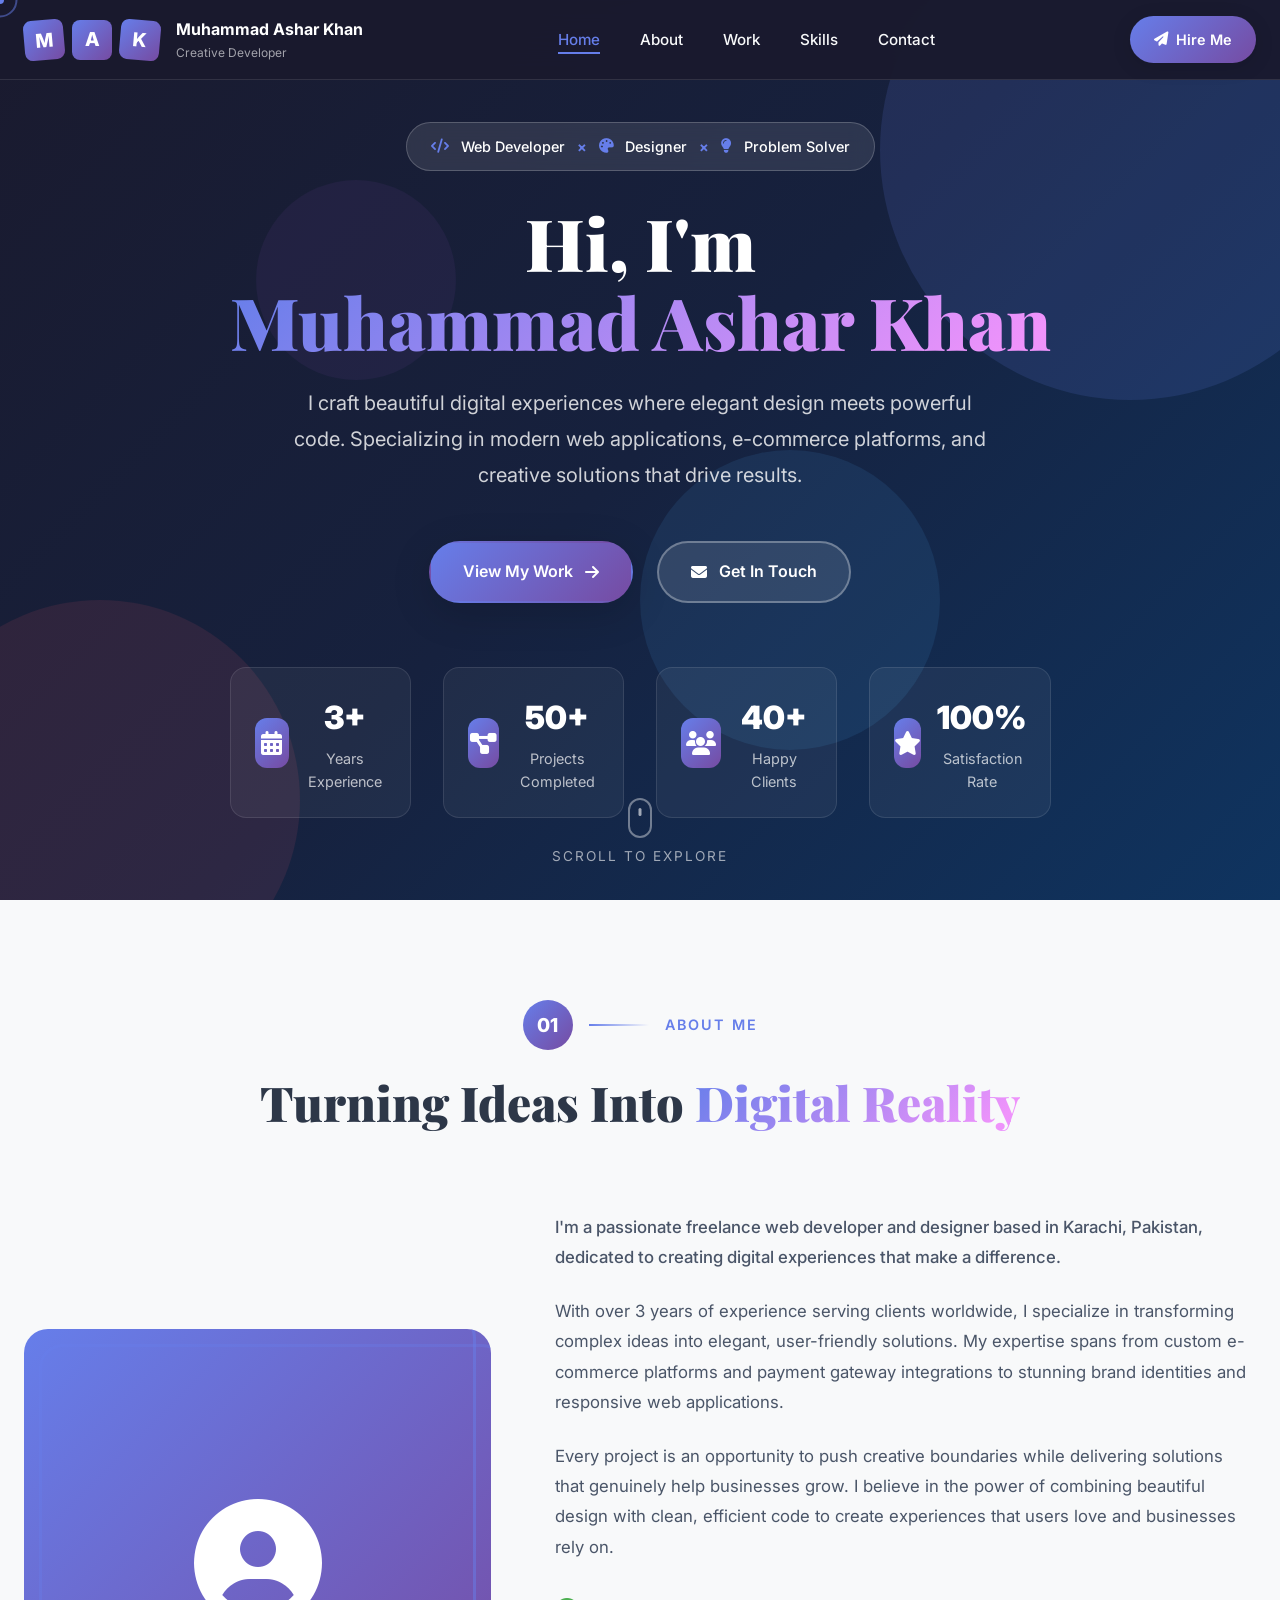
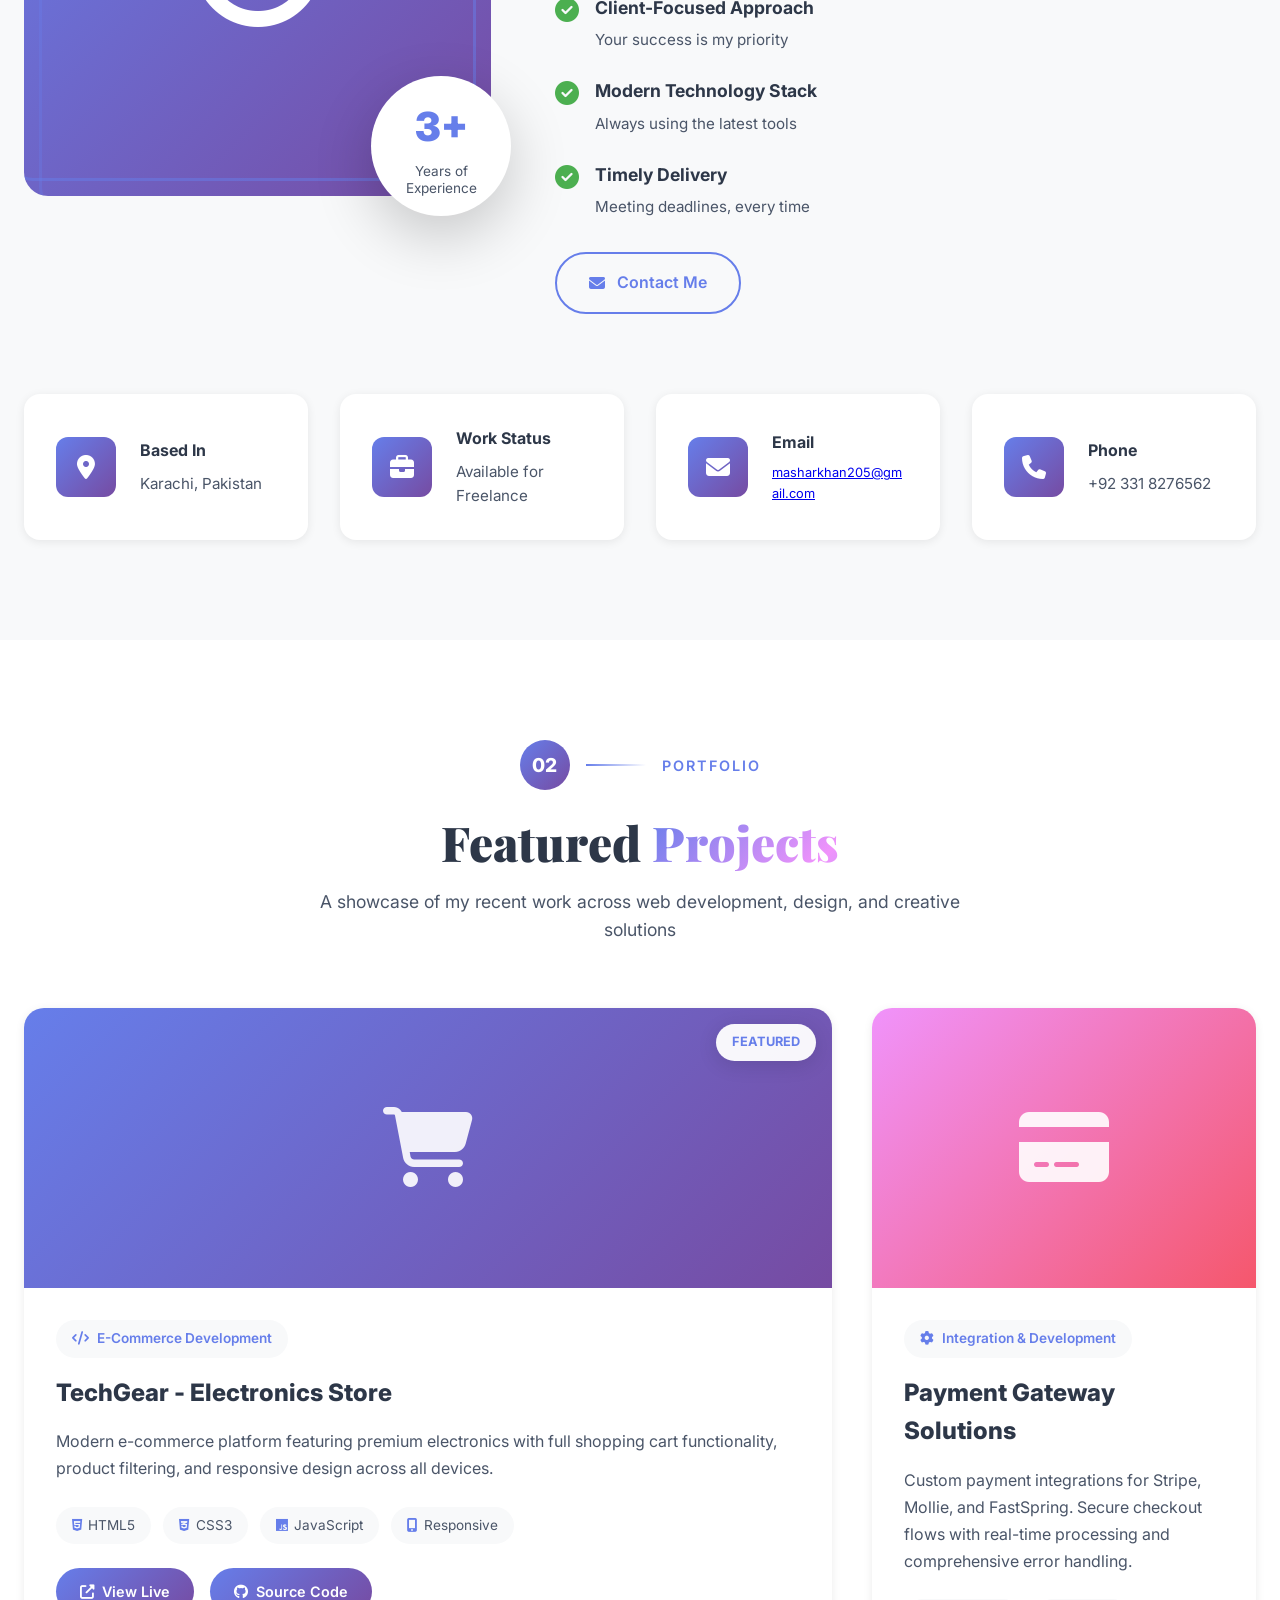
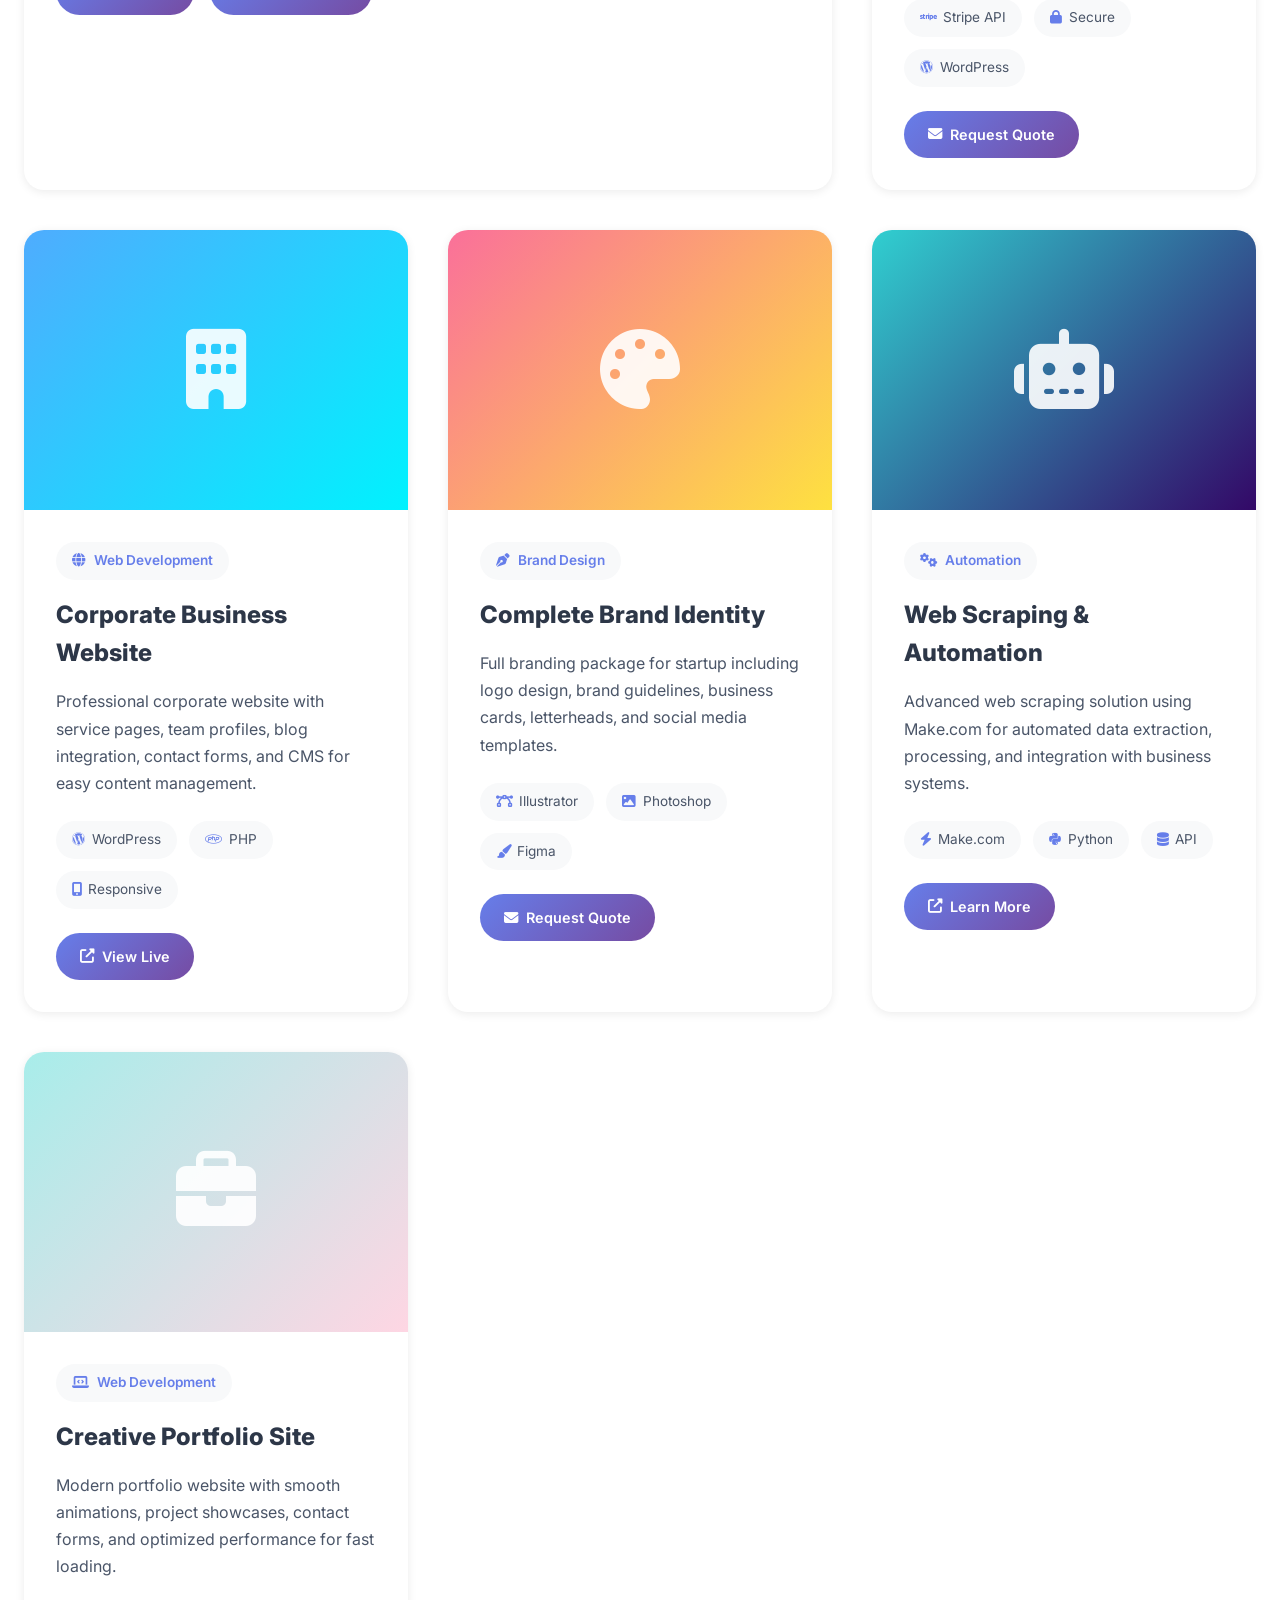
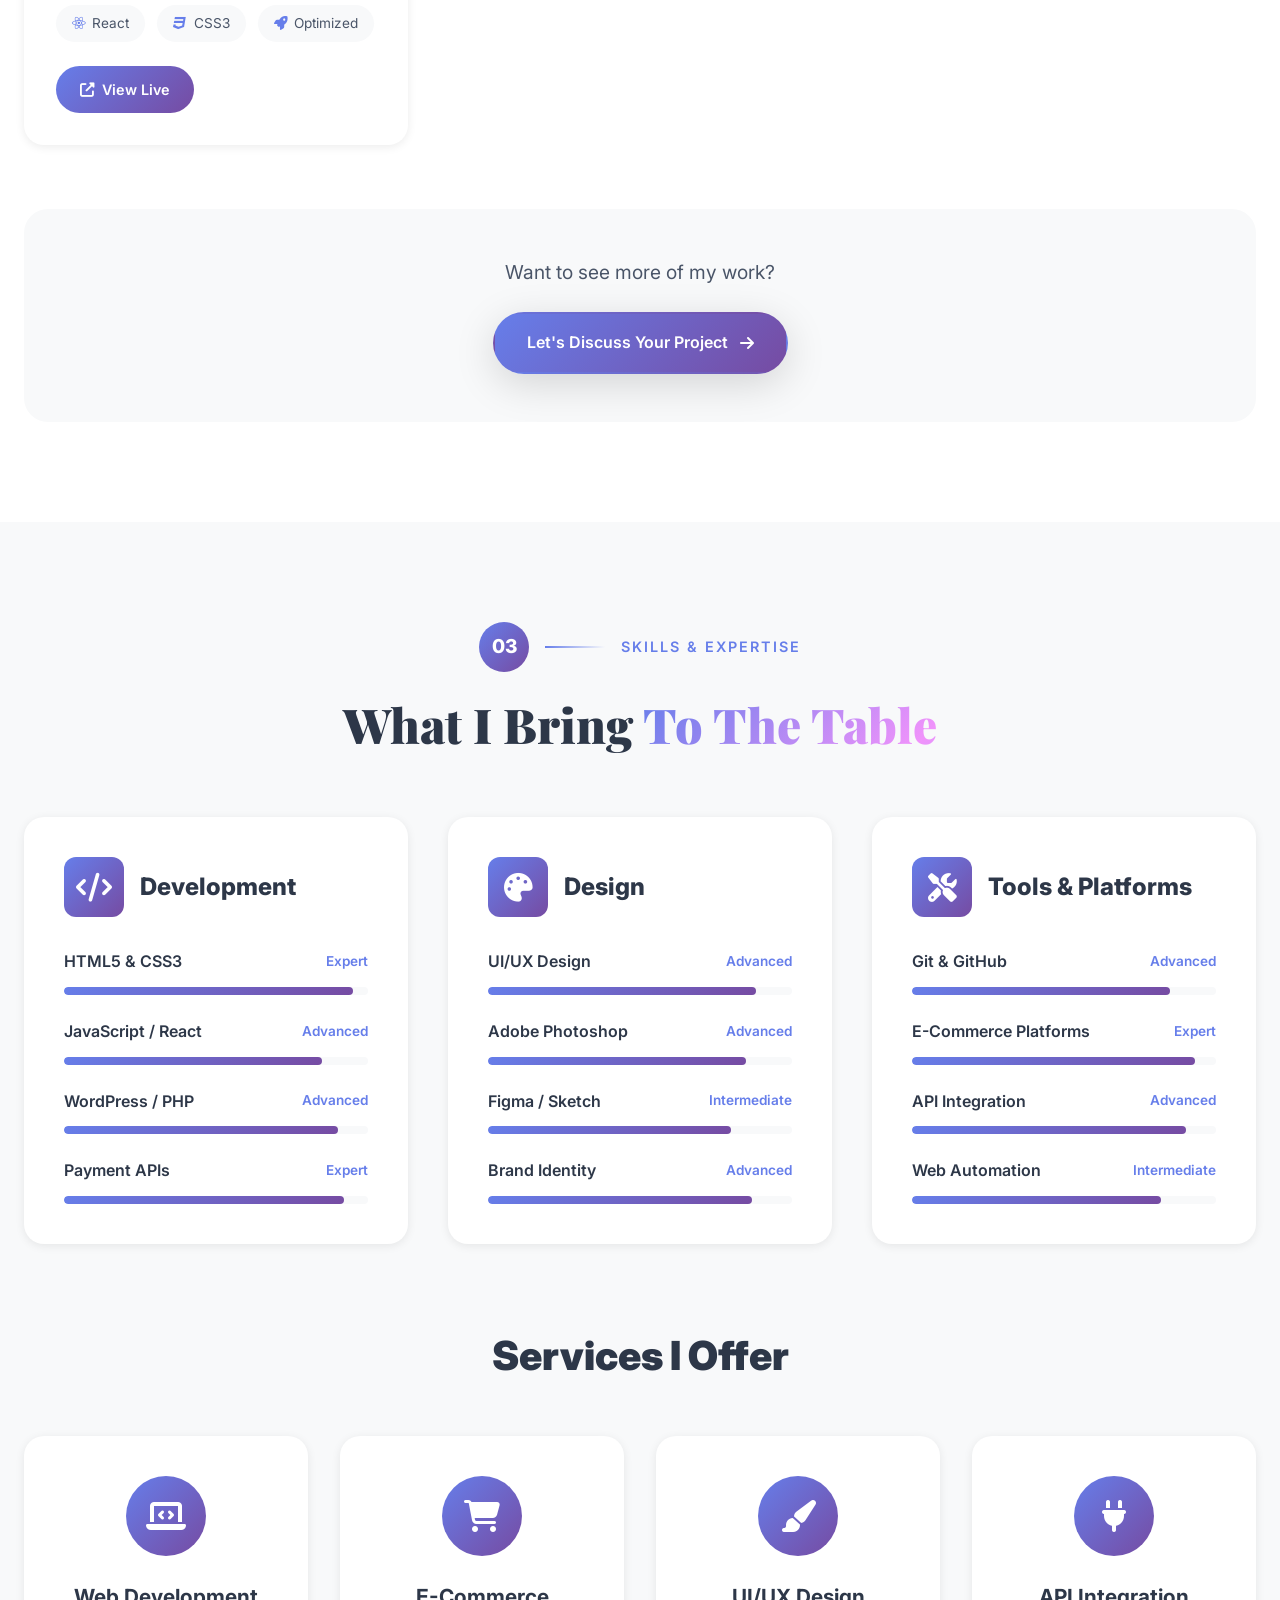
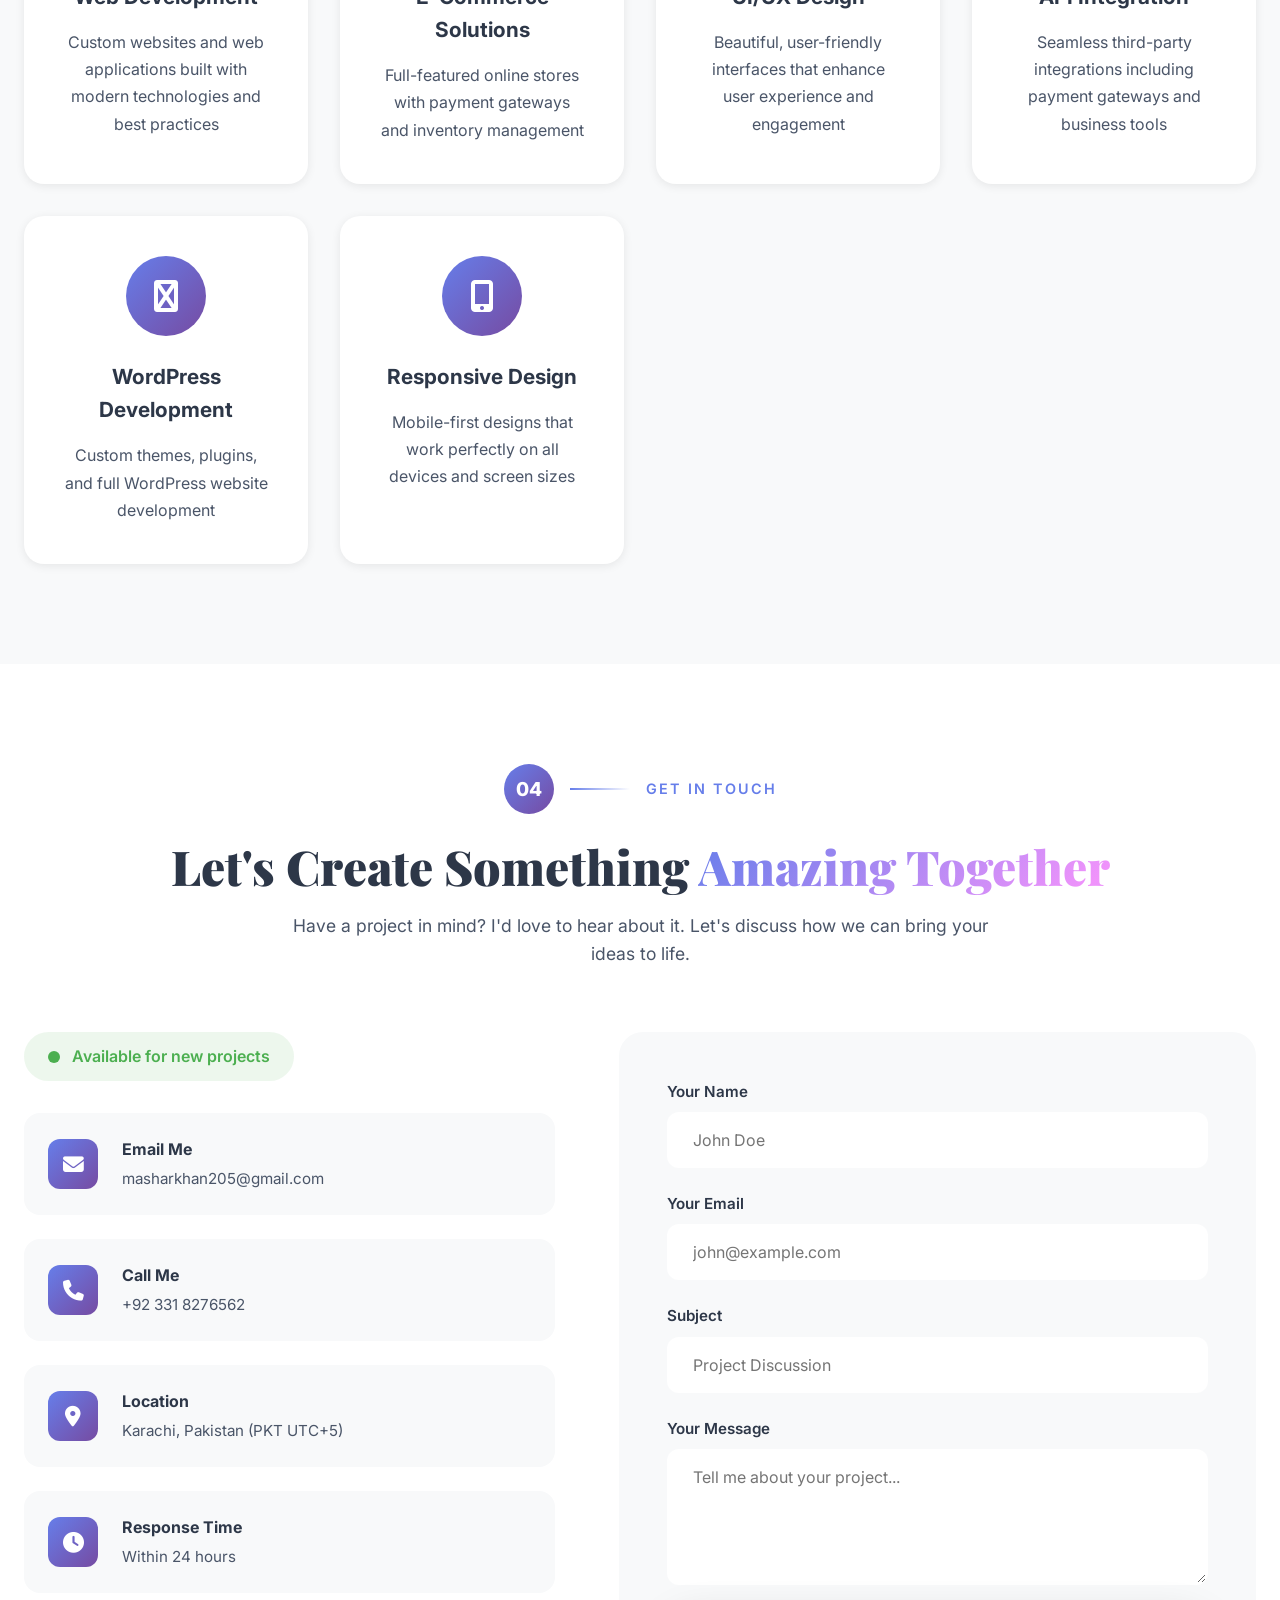
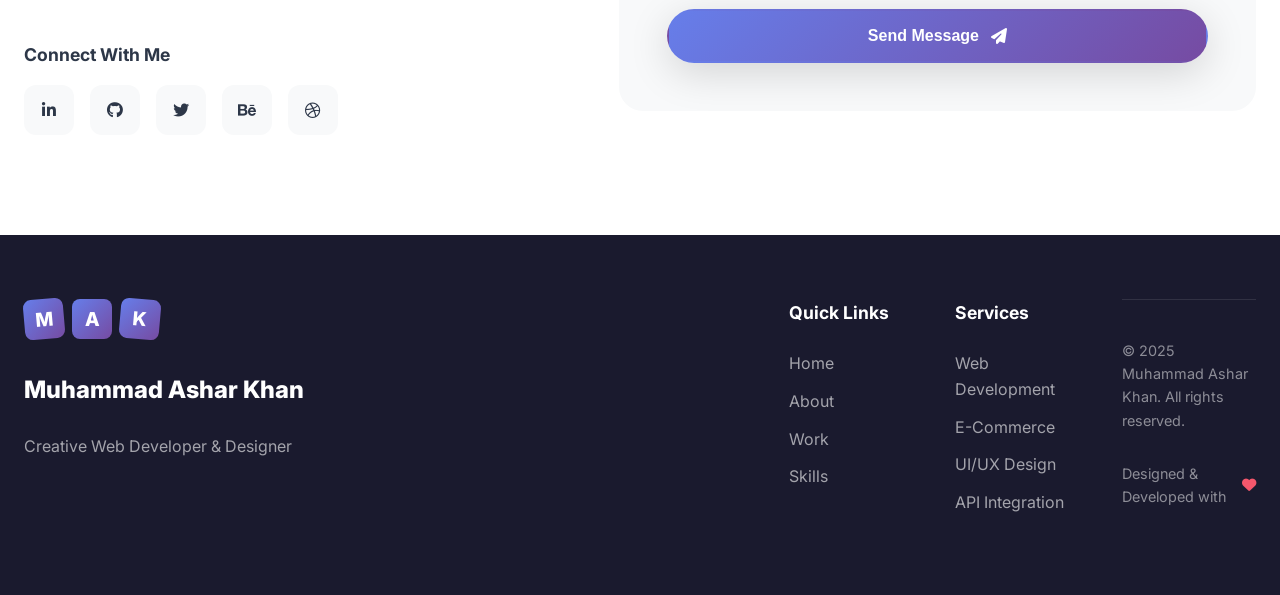
<file: index.html>
<!DOCTYPE html>
<html lang="en">
<head>
    <meta charset="UTF-8">
    <meta name="viewport" content="width=device-width, initial-scale=1.0">
    <meta name="description" content="Muhammad Ashar Khan - Creative Web Developer & Designer specializing in modern web applications, e-commerce solutions, and brand design.">
    <title>Muhammad Ashar Khan - Creative Web Developer & Designer</title>
    <link rel="stylesheet" href="portfolio-style.css">
    <link rel="preconnect" href="https://fonts.googleapis.com">
    <link rel="preconnect" href="https://fonts.gstatic.com" crossorigin>
    <link href="https://fonts.googleapis.com/css2?family=Playfair+Display:wght@400;700;900&family=Inter:wght@300;400;500;600;700;800;900&display=swap" rel="stylesheet">
    <link rel="stylesheet" href="https://cdnjs.cloudflare.com/ajax/libs/font-awesome/6.4.0/css/all.min.css">
</head>
<body>
    <!-- Cursor Follower -->
    <div class="cursor-dot"></div>
    <div class="cursor-outline"></div>

    <!-- Navigation -->
    <nav class="navbar">
        <div class="nav-container">
            <div class="nav-brand">
                <div class="brand-initials">
                    <span class="brand-initial">M</span>
                    <span class="brand-initial">A</span>
                    <span class="brand-initial">K</span>
                </div>
                <div class="brand-text">
                    <span class="brand-name">Muhammad Ashar Khan</span>
                    <span class="brand-tagline">Creative Developer</span>
                </div>
            </div>
            <ul class="nav-menu">
                <li><a href="#home" class="nav-link">Home</a></li>
                <li><a href="#about" class="nav-link">About</a></li>
                <li><a href="#work" class="nav-link">Work</a></li>
                <li><a href="#skills" class="nav-link">Skills</a></li>
                <li><a href="#contact" class="nav-link">Contact</a></li>
            </ul>
            <div class="nav-actions">
                <a href="#contact" class="hire-btn">
                    <i class="fas fa-paper-plane"></i>
                    <span>Hire Me</span>
                </a>
            </div>
            <div class="menu-toggle">
                <span></span>
                <span></span>
                <span></span>
            </div>
        </div>
    </nav>

    <!-- Hero Section -->
    <section id="home" class="hero">
        <div class="hero-bg-shapes">
            <div class="shape shape-1"></div>
            <div class="shape shape-2"></div>
            <div class="shape shape-3"></div>
            <div class="shape shape-4"></div>
        </div>
        <div class="hero-content">
            <div class="hero-label">
                <i class="fas fa-code"></i>
                <span>Web Developer</span>
                <span class="separator">×</span>
                <i class="fas fa-palette"></i>
                <span>Designer</span>
                <span class="separator">×</span>
                <i class="fas fa-lightbulb"></i>
                <span>Problem Solver</span>
            </div>
            <h1 class="hero-title">
                <span class="title-line">Hi, I'm</span>
                <span class="title-line gradient-text">Muhammad Ashar Khan</span>
            </h1>
            <p class="hero-tagline">I craft beautiful digital experiences where elegant design meets powerful code. Specializing in modern web applications, e-commerce platforms, and creative solutions that drive results.</p>
            
            <div class="hero-buttons">
                <a href="#work" class="btn btn-primary">
                    <span>View My Work</span>
                    <i class="fas fa-arrow-right"></i>
                </a>
                <a href="#contact" class="btn btn-secondary">
                    <i class="fas fa-envelope"></i>
                    <span>Get In Touch</span>
                </a>
            </div>

<div class="hero-stats">
    <div class="stat">
        <div class="stat-icon"><i class="fas fa-calendar-alt"></i></div>
        <div class="stat-content">
            <h3>3+</h3>
            <p>Years Experience</p>
        </div>
    </div>
    <div class="stat">
        <div class="stat-icon"><i class="fas fa-project-diagram"></i></div>
        <div class="stat-content">
            <h3>50+</h3>
            <p>Projects Completed</p>
        </div>
    </div>
    <div class="stat">
        <div class="stat-icon"><i class="fas fa-users"></i></div>
        <div class="stat-content">
            <h3>40+</h3>
            <p>Happy Clients</p>
        </div>
    </div>
    <div class="stat">
        <div class="stat-icon"><i class="fas fa-star"></i></div>
        <div class="stat-content">
            <h3>100%</h3>
            <p>Satisfaction Rate</p>
        </div>
    </div>
</div>
</div>

        <div class="scroll-hint">
            <div class="mouse">
                <div class="wheel"></div>
            </div>
            <p>Scroll to explore</p>
        </div>
    </section>

    <!-- About Section -->
    <section id="about" class="about">
        <div class="container">
            <div class="section-header">
                <div class="section-label">
                    <span class="label-number">01</span>
                    <span class="label-line"></span>
                    <span class="label-text">About Me</span>
                </div>
                <h2 class="section-title">Turning Ideas Into <span class="gradient-text">Digital Reality</span></h2>
            </div>

            <div class="about-grid">
                <div class="about-image">
                    <div class="image-wrapper">
                        <div class="image-placeholder">
                            <i class="fas fa-user-circle"></i>
                        </div>
                        <div class="image-decorations">
                            <div class="deco deco-1"></div>
                            <div class="deco deco-2"></div>
                        </div>
                    </div>
                    <div class="experience-badge">
                        <div class="badge-content">
                            <h3>3+</h3>
                            <p>Years of<br>Experience</p>
                        </div>
                    </div>
                </div>

                <div class="about-content">
                    <p class="lead-text">I'm a passionate freelance web developer and designer based in Karachi, Pakistan, dedicated to creating digital experiences that make a difference.</p>
                    
                    <p>With over 3 years of experience serving clients worldwide, I specialize in transforming complex ideas into elegant, user-friendly solutions. My expertise spans from custom e-commerce platforms and payment gateway integrations to stunning brand identities and responsive web applications.</p>
                    
                    <p>Every project is an opportunity to push creative boundaries while delivering solutions that genuinely help businesses grow. I believe in the power of combining beautiful design with clean, efficient code to create experiences that users love and businesses rely on.</p>

                    <div class="about-highlights">
                        <div class="highlight-item">
                            <i class="fas fa-check-circle"></i>
                            <div>
                                <h4>Client-Focused Approach</h4>
                                <p>Your success is my priority</p>
                            </div>
                        </div>
                        <div class="highlight-item">
                            <i class="fas fa-check-circle"></i>
                            <div>
                                <h4>Modern Technology Stack</h4>
                                <p>Always using the latest tools</p>
                            </div>
                        </div>
                        <div class="highlight-item">
                            <i class="fas fa-check-circle"></i>
                            <div>
                                <h4>Timely Delivery</h4>
                                <p>Meeting deadlines, every time</p>
                            </div>
                        </div>
                    </div>

                    <div class="about-cta">
                        <a href="mailto:masharkhan205@gmail.com" class="btn btn-outline">
                            <i class="fas fa-envelope"></i>
                            <span>Contact Me</span>
                        </a>
                    </div>
                </div>
            </div>

            <!-- Quick Info Cards -->
            <div class="info-cards">
                <div class="info-card">
                    <div class="card-icon"><i class="fas fa-map-marker-alt"></i></div>
                    <div class="card-content">
                        <h4>Based In</h4>
                        <p>Karachi, Pakistan</p>
                    </div>
                </div>
                <div class="info-card">
                    <div class="card-icon"><i class="fas fa-briefcase"></i></div>
                    <div class="card-content">
                        <h4>Work Status</h4>
                        <p>Available for Freelance</p>
                    </div>
                </div>
               <div class="info-card">
    <div class="card-icon"><i class="fas fa-envelope"></i></div>
    <div class="card-content">
        <h4>Email</h4>
        <p style="font-size: 0.8rem; word-break: break-all;"><a href="mailto:masharkhan205@gmail.com">masharkhan205@gmail.com</a></p>
    </div>
</div>
                <div class="info-card">
                    <div class="card-icon"><i class="fas fa-phone"></i></div>
                    <div class="card-content">
                        <h4>Phone</h4>
                        <p>+92 331 8276562</p>
                    </div>
                </div>
            </div>
        </div>
    </section>

    <!-- Work/Projects Section -->
    <section id="work" class="work">
        <div class="container">
            <div class="section-header">
                <div class="section-label">
                    <span class="label-number">02</span>
                    <span class="label-line"></span>
                    <span class="label-text">Portfolio</span>
                </div>
                <h2 class="section-title">Featured <span class="gradient-text">Projects</span></h2>
                <p class="section-subtitle">A showcase of my recent work across web development, design, and creative solutions</p>
            </div>

            <div class="projects-grid">
                <!-- Project 1 - TechGear -->
                <div class="project-card featured">
                    <div class="project-image">
                        <div class="project-bg" style="background: linear-gradient(135deg, #667eea 0%, #764ba2 100%);"></div>
                        <div class="project-icon">
                            <i class="fas fa-shopping-cart"></i>
                        </div>
                        <div class="project-badge">Featured</div>
                    </div>
                    <div class="project-content">
                        <div class="project-category">
                            <i class="fas fa-code"></i>
                            <span>E-Commerce Development</span>
                        </div>
                        <h3>TechGear - Electronics Store</h3>
                        <p>Modern e-commerce platform featuring premium electronics with full shopping cart functionality, product filtering, and responsive design across all devices.</p>
                        <div class="project-tech">
                            <span><i class="fab fa-html5"></i> HTML5</span>
                            <span><i class="fab fa-css3-alt"></i> CSS3</span>
                            <span><i class="fab fa-js"></i> JavaScript</span>
                            <span><i class="fas fa-mobile-alt"></i> Responsive</span>
                        </div>
                        <div class="project-links">
    <a href="https://masharkhan2005-tech.github.io/techgear-demo/" target="_blank" class="project-link">
        <i class="fas fa-external-link-alt"></i>
        <span>View Live</span>
    </a>
    <a href="https://github.com/masharkhan2005-tech/techgear-demo" target="_blank" class="project-link">
        <i class="fab fa-github"></i>
        <span>Source Code</span>
    </a>
</div>
                    </div>
                </div>

                <!-- Project 2 - Payment Gateway Integration -->
                <div class="project-card">
                    <div class="project-image">
                        <div class="project-bg" style="background: linear-gradient(135deg, #f093fb 0%, #f5576c 100%);"></div>
                        <div class="project-icon">
                            <i class="fas fa-credit-card"></i>
                        </div>
                    </div>
                    <div class="project-content">
                        <div class="project-category">
                            <i class="fas fa-cog"></i>
                            <span>Integration & Development</span>
                        </div>
                        <h3>Payment Gateway Solutions</h3>
                        <p>Custom payment integrations for Stripe, Mollie, and FastSpring. Secure checkout flows with real-time processing and comprehensive error handling.</p>
                        <div class="project-tech">
                            <span><i class="fab fa-stripe"></i> Stripe API</span>
                            <span><i class="fas fa-lock"></i> Secure</span>
                            <span><i class="fab fa-wordpress"></i> WordPress</span>
                        </div>
                        <div class="project-links">
    <a href="#contact" class="project-link">
        <i class="fas fa-envelope"></i>
        <span>Request Quote</span>
    </a>
</div>
                    </div>
                </div>

                <!-- Project 3 - Business Website -->
                <div class="project-card">
                    <div class="project-image">
                        <div class="project-bg" style="background: linear-gradient(135deg, #4facfe 0%, #00f2fe 100%);"></div>
                        <div class="project-icon">
                            <i class="fas fa-building"></i>
                        </div>
                    </div>
                    <div class="project-content">
                        <div class="project-category">
                            <i class="fas fa-globe"></i>
                            <span>Web Development</span>
                        </div>
                        <h3>Corporate Business Website</h3>
                        <p>Professional corporate website with service pages, team profiles, blog integration, contact forms, and CMS for easy content management.</p>
                        <div class="project-tech">
                            <span><i class="fab fa-wordpress"></i> WordPress</span>
                            <span><i class="fab fa-php"></i> PHP</span>
                            <span><i class="fas fa-mobile-alt"></i> Responsive</span>
                        </div>
                        <div class="project-links">
    <a href="https://www.accenture.com" target="_blank" class="project-link">
        <i class="fas fa-external-link-alt"></i>
        <span>View Live</span>
    </a>
</div>
                    </div>
                </div>

                <!-- Project 4 - Brand Identity -->
                <div class="project-card">
                    <div class="project-image">
                        <div class="project-bg" style="background: linear-gradient(135deg, #fa709a 0%, #fee140 100%);"></div>
                        <div class="project-icon">
                            <i class="fas fa-palette"></i>
                        </div>
                    </div>
                    <div class="project-content">
                        <div class="project-category">
                            <i class="fas fa-pen-nib"></i>
                            <span>Brand Design</span>
                        </div>
                        <h3>Complete Brand Identity</h3>
                        <p>Full branding package for startup including logo design, brand guidelines, business cards, letterheads, and social media templates.</p>
                        <div class="project-tech">
                            <span><i class="fas fa-bezier-curve"></i> Illustrator</span>
                            <span><i class="fas fa-image"></i> Photoshop</span>
                            <span><i class="fas fa-paint-brush"></i> Figma</span>
                        </div>
                        <div class="project-links">
    <a href="#contact" class="project-link">
        <i class="fas fa-envelope"></i>
        <span>Request Quote</span>
    </a>
</div>
                    </div>
                </div>

                <!-- Project 5 - Web Automation -->
                <div class="project-card">
                    <div class="project-image">
                        <div class="project-bg" style="background: linear-gradient(135deg, #30cfd0 0%, #330867 100%);"></div>
                        <div class="project-icon">
                            <i class="fas fa-robot"></i>
                        </div>
                    </div>
                    <div class="project-content">
                        <div class="project-category">
                            <i class="fas fa-cogs"></i>
                            <span>Automation</span>
                        </div>
                        <h3>Web Scraping & Automation</h3>
                        <p>Advanced web scraping solution using Make.com for automated data extraction, processing, and integration with business systems.</p>
                        <div class="project-tech">
                            <span><i class="fas fa-bolt"></i> Make.com</span>
                            <span><i class="fab fa-python"></i> Python</span>
                            <span><i class="fas fa-database"></i> API</span>
                        </div>
                        <div class="project-links">
                            <a href="#" class="project-link">
                                <i class="fas fa-external-link-alt"></i>
                                <span>Learn More</span>
                            </a>
                        </div>
                    </div>
                </div>

                <!-- Project 6 - Portfolio Website -->
                <div class="project-card">
                    <div class="project-image">
                        <div class="project-bg" style="background: linear-gradient(135deg, #a8edea 0%, #fed6e3 100%);"></div>
                        <div class="project-icon">
                            <i class="fas fa-briefcase"></i>
                        </div>
                    </div>
                    <div class="project-content">
                        <div class="project-category">
                            <i class="fas fa-laptop-code"></i>
                            <span>Web Development</span>
                        </div>
                        <h3>Creative Portfolio Site</h3>
                        <p>Modern portfolio website with smooth animations, project showcases, contact forms, and optimized performance for fast loading.</p>
                        <div class="project-tech">
                            <span><i class="fab fa-react"></i> React</span>
                            <span><i class="fab fa-css3"></i> CSS3</span>
                            <span><i class="fas fa-rocket"></i> Optimized</span>
                        </div>
                        <div class="project-links">
    <a href="https://deinstartup.coach/moritz-grumbach-startup-coach/" target="_blank" class="project-link">
        <i class="fas fa-external-link-alt"></i>
        <span>View Live</span>
    </a>
</div>
                    </div>
                </div>
            </div>

            <div class="projects-cta">
                <p>Want to see more of my work?</p>
                <a href="#contact" class="btn btn-primary">
                    <span>Let's Discuss Your Project</span>
                    <i class="fas fa-arrow-right"></i>
                </a>
            </div>
        </div>
    </section>

    <!-- Skills Section -->
    <section id="skills" class="skills">
        <div class="container">
            <div class="section-header">
                <div class="section-label">
                    <span class="label-number">03</span>
                    <span class="label-line"></span>
                    <span class="label-text">Skills & Expertise</span>
                </div>
                <h2 class="section-title">What I Bring <span class="gradient-text">To The Table</span></h2>
            </div>

            <div class="skills-grid">
                <div class="skill-category">
                    <div class="category-header">
                        <div class="category-icon">
                            <i class="fas fa-code"></i>
                        </div>
                        <h3>Development</h3>
                    </div>
                    <div class="skill-items">
                        <div class="skill-item">
                            <div class="skill-info">
                                <span>HTML5 & CSS3</span>
                                <span class="skill-level">Expert</span>
                            </div>
                            <div class="skill-bar">
                                <div class="skill-progress" style="width: 95%"></div>
                            </div>
                        </div>
                        <div class="skill-item">
                            <div class="skill-info">
                                <span>JavaScript / React</span>
                                <span class="skill-level">Advanced</span>
                            </div>
                            <div class="skill-bar">
                                <div class="skill-progress" style="width: 85%"></div>
                            </div>
                        </div>
                        <div class="skill-item">
                            <div class="skill-info">
                                <span>WordPress / PHP</span>
                                <span class="skill-level">Advanced</span>
                            </div>
                            <div class="skill-bar">
                                <div class="skill-progress" style="width: 90%"></div>
                            </div>
                        </div>
                        <div class="skill-item">
                            <div class="skill-info">
                                <span>Payment APIs</span>
                                <span class="skill-level">Expert</span>
                            </div>
                            <div class="skill-bar">
                                <div class="skill-progress" style="width: 92%"></div>
                            </div>
                        </div>
                    </div>
                </div>

                <div class="skill-category">
                    <div class="category-header">
                        <div class="category-icon">
                            <i class="fas fa-palette"></i>
                        </div>
                        <h3>Design</h3>
                    </div>
                    <div class="skill-items">
                        <div class="skill-item">
                            <div class="skill-info">
                                <span>UI/UX Design</span>
                                <span class="skill-level">Advanced</span>
                            </div>
                            <div class="skill-bar">
                                <div class="skill-progress" style="width: 88%"></div>
                            </div>
                        </div>
                        <div class="skill-item">
                            <div class="skill-info">
                                <span>Adobe Photoshop</span>
                                <span class="skill-level">Advanced</span>
                            </div>
                            <div class="skill-bar">
                                <div class="skill-progress" style="width: 85%"></div>
                            </div>
                        </div>
                        <div class="skill-item">
                            <div class="skill-info">
                                <span>Figma / Sketch</span>
                                <span class="skill-level">Intermediate</span>
                            </div>
                            <div class="skill-bar">
                                <div class="skill-progress" style="width: 80%"></div>
                            </div>
                        </div>
                        <div class="skill-item">
                            <div class="skill-info">
                                <span>Brand Identity</span>
                                <span class="skill-level">Advanced</span>
                            </div>
                            <div class="skill-bar">
                                <div class="skill-progress" style="width: 87%"></div>
                            </div>
                        </div>
                    </div>
                </div>

                <div class="skill-category">
                    <div class="category-header">
                        <div class="category-icon">
                            <i class="fas fa-tools"></i>
                        </div>
                        <h3>Tools & Platforms</h3>
                    </div>
                    <div class="skill-items">
                        <div class="skill-item">
                            <div class="skill-info">
                                <span>Git & GitHub</span>
                                <span class="skill-level">Advanced</span>
                            </div>
                            <div class="skill-bar">
                                <div class="skill-progress" style="width: 85%"></div>
                            </div>
                        </div>
                        <div class="skill-item">
                            <div class="skill-info">
                                <span>E-Commerce Platforms</span>
                                <span class="skill-level">Expert</span>
                            </div>
                            <div class="skill-bar">
                                <div class="skill-progress" style="width: 93%"></div>
                            </div>
                        </div>
                        <div class="skill-item">
                            <div class="skill-info">
                                <span>API Integration</span>
                                <span class="skill-level">Advanced</span>
                            </div>
                            <div class="skill-bar">
                                <div class="skill-progress" style="width: 90%"></div>
                            </div>
                        </div>
                        <div class="skill-item">
                            <div class="skill-info">
                                <span>Web Automation</span>
                                <span class="skill-level">Intermediate</span>
                            </div>
                            <div class="skill-bar">
                                <div class="skill-progress" style="width: 82%"></div>
                            </div>
                        </div>
                    </div>
                </div>
            </div>

            <!-- Services -->
            <div class="services-section">
                <h3 class="services-title">Services I Offer</h3>
                <div class="services-grid">
                    <div class="service-card">
                        <div class="service-icon">
                            <i class="fas fa-laptop-code"></i>
                        </div>
                        <h4>Web Development</h4>
                        <p>Custom websites and web applications built with modern technologies and best practices</p>
                    </div>
                    <div class="service-card">
                        <div class="service-icon">
                            <i class="fas fa-shopping-cart"></i>
                        </div>
                        <h4>E-Commerce Solutions</h4>
                        <p>Full-featured online stores with payment gateways and inventory management</p>
                    </div>
                    <div class="service-card">
                        <div class="service-icon">
                            <i class="fas fa-paint-brush"></i>
                        </div>
                        <h4>UI/UX Design</h4>
                        <p>Beautiful, user-friendly interfaces that enhance user experience and engagement</p>
                    </div>
                    <div class="service-card">
                        <div class="service-icon">
                            <i class="fas fa-plug"></i>
                        </div>
                        <h4>API Integration</h4>
                        <p>Seamless third-party integrations including payment gateways and business tools</p>
                    </div>
                    <div class="service-card">
                        <div class="service-icon">
                            <i class="fas fa-wordpress"></i>
                        </div>
                        <h4>WordPress Development</h4>
                        <p>Custom themes, plugins, and full WordPress website development</p>
                    </div>
                    <div class="service-card">
                        <div class="service-icon">
                            <i class="fas fa-mobile-alt"></i>
                        </div>
                        <h4>Responsive Design</h4>
                        <p>Mobile-first designs that work perfectly on all devices and screen sizes</p>
                    </div>
                </div>
            </div>
        </div>
    </section>

    <!-- Contact Section -->
    <section id="contact" class="contact">
        <div class="container">
            <div class="section-header">
                <div class="section-label">
                    <span class="label-number">04</span>
                    <span class="label-line"></span>
                    <span class="label-text">Get In Touch</span>
                </div>
                <h2 class="section-title">Let's Create Something <span class="gradient-text">Amazing Together</span></h2>
                <p class="section-subtitle">Have a project in mind? I'd love to hear about it. Let's discuss how we can bring your ideas to life.</p>
            </div>

            <div class="contact-grid">
                <div class="contact-info">
                    <div class="availability-badge">
                        <div class="status-indicator"></div>
                        <span>Available for new projects</span>
                    </div>

                    <div class="contact-cards">
                        <a href="mailto:masharkhan205@gmail.com" class="contact-card">
                            <div class="contact-card-icon">
                                <i class="fas fa-envelope"></i>
                            </div>
                            <div class="contact-card-content">
                                <h4>Email Me</h4>
                                <p>masharkhan205@gmail.com</p>
                            </div>
                            <i class="fas fa-arrow-right contact-card-arrow"></i>
                        </a>

                        <a href="tel:+923318276562" class="contact-card">
                            <div class="contact-card-icon">
                                <i class="fas fa-phone"></i>
                            </div>
                            <div class="contact-card-content">
                                <h4>Call Me</h4>
                                <p>+92 331 8276562</p>
                            </div>
                            <i class="fas fa-arrow-right contact-card-arrow"></i>
                        </a>

                        <div class="contact-card">
                            <div class="contact-card-icon">
                                <i class="fas fa-map-marker-alt"></i>
                            </div>
                            <div class="contact-card-content">
                                <h4>Location</h4>
                                <p>Karachi, Pakistan (PKT UTC+5)</p>
                            </div>
                        </div>

                        <div class="contact-card">
                            <div class="contact-card-icon">
                                <i class="fas fa-clock"></i>
                            </div>
                            <div class="contact-card-content">
                                <h4>Response Time</h4>
                                <p>Within 24 hours</p>
                            </div>
                        </div>
                    </div>

                    <div class="social-links">
                        <h4>Connect With Me</h4>
                        <div class="social-icons">
                            <a href="#" class="social-icon" aria-label="LinkedIn">
                                <i class="fab fa-linkedin-in"></i>
                            </a>
                            <a href="#" class="social-icon" aria-label="GitHub">
                                <i class="fab fa-github"></i>
                            </a>
                            <a href="#" class="social-icon" aria-label="Twitter">
                                <i class="fab fa-twitter"></i>
                            </a>
                            <a href="#" class="social-icon" aria-label="Behance">
                                <i class="fab fa-behance"></i>
                            </a>
                            <a href="#" class="social-icon" aria-label="Dribbble">
                                <i class="fab fa-dribbble"></i>
                            </a>
                        </div>
                    </div>
                </div>

                <div class="contact-form-wrapper">
                    <form class="contact-form" id="contactForm">
                        <div class="form-group">
                            <label for="name">Your Name</label>
                            <input type="text" id="name" name="name" required placeholder="John Doe">
                        </div>

                        <div class="form-group">
                            <label for="email">Your Email</label>
                            <input type="email" id="email" name="email" required placeholder="john@example.com">
                        </div>

                        <div class="form-group">
                            <label for="subject">Subject</label>
                            <input type="text" id="subject" name="subject" required placeholder="Project Discussion">
                        </div>

                        <div class="form-group">
                            <label for="message">Your Message</label>
                            <textarea id="message" name="message" rows="5" required placeholder="Tell me about your project..."></textarea>
                        </div>

                        <button type="submit" class="btn btn-primary btn-block">
                            <span>Send Message</span>
                            <i class="fas fa-paper-plane"></i>
                        </button>
                    </form>
                </div>
            </div>
        </div>
    </section>

    <!-- Footer -->
    <footer class="footer">
        <div class="container">
            <div class="footer-content">
                <div class="footer-brand">
                    <div class="footer-logo">
                        <span class="brand-initial">M</span>
                        <span class="brand-initial">A</span>
                        <span class="brand-initial">K</span>
                    </div>
                    <h3>Muhammad Ashar Khan</h3>
                    <p>Creative Web Developer & Designer</p>
                </div>

                <div class="footer-links">
                    <div class="footer-column">
                        <h4>Quick Links</h4>
                        <ul>
                            <li><a href="#home">Home</a></li>
                            <li><a href="#about">About</a></li>
                            <li><a href="#work">Work</a></li>
                            <li><a href="#skills">Skills</a></li>
                        </ul>
                    </div>
                    <div class="footer-column">
                        <h4>Services</h4>
                        <ul>
                            <li><a href="#skills">Web Development</a></li>
                            <li><a href="#skills">E-Commerce</a></li>
                            <li><a href="#skills">UI/UX Design</a></li>
                            <li><a href="#skills">API Integration</a></li>
                        </ul>
                    </div>
                    <div class="footer-bottom">
            <p>&copy; 2025 Muhammad Ashar Khan. All rights reserved.</p>
            <p class="footer-love">Designed & Developed with <i class="fas fa-heart"></i></p>
        </div>
    </div>
</footer>

<!-- Back to Top Button -->
<button class="back-to-top" id="backToTop" aria-label="Back to top">
    <i class="fas fa-arrow-up"></i>
</button>

<script src="script.js"></script>
</body>
</html>
</file>
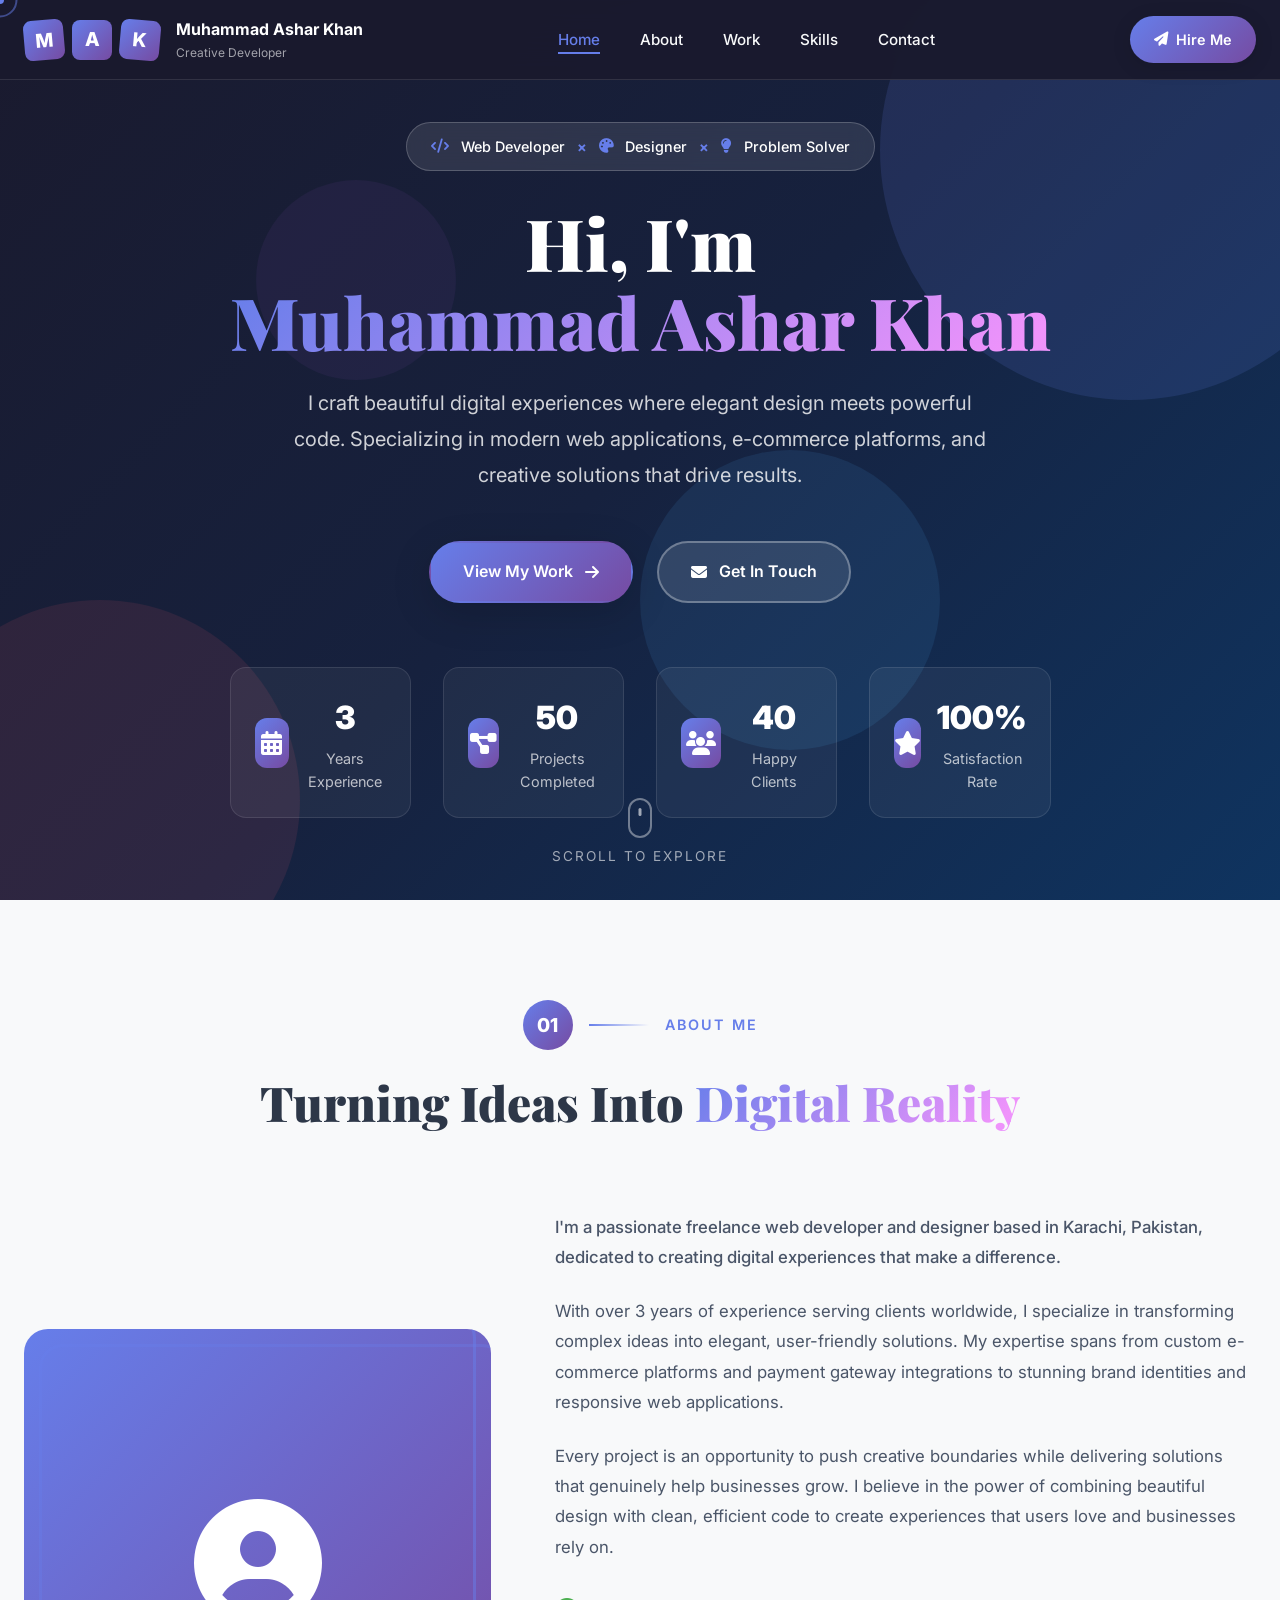
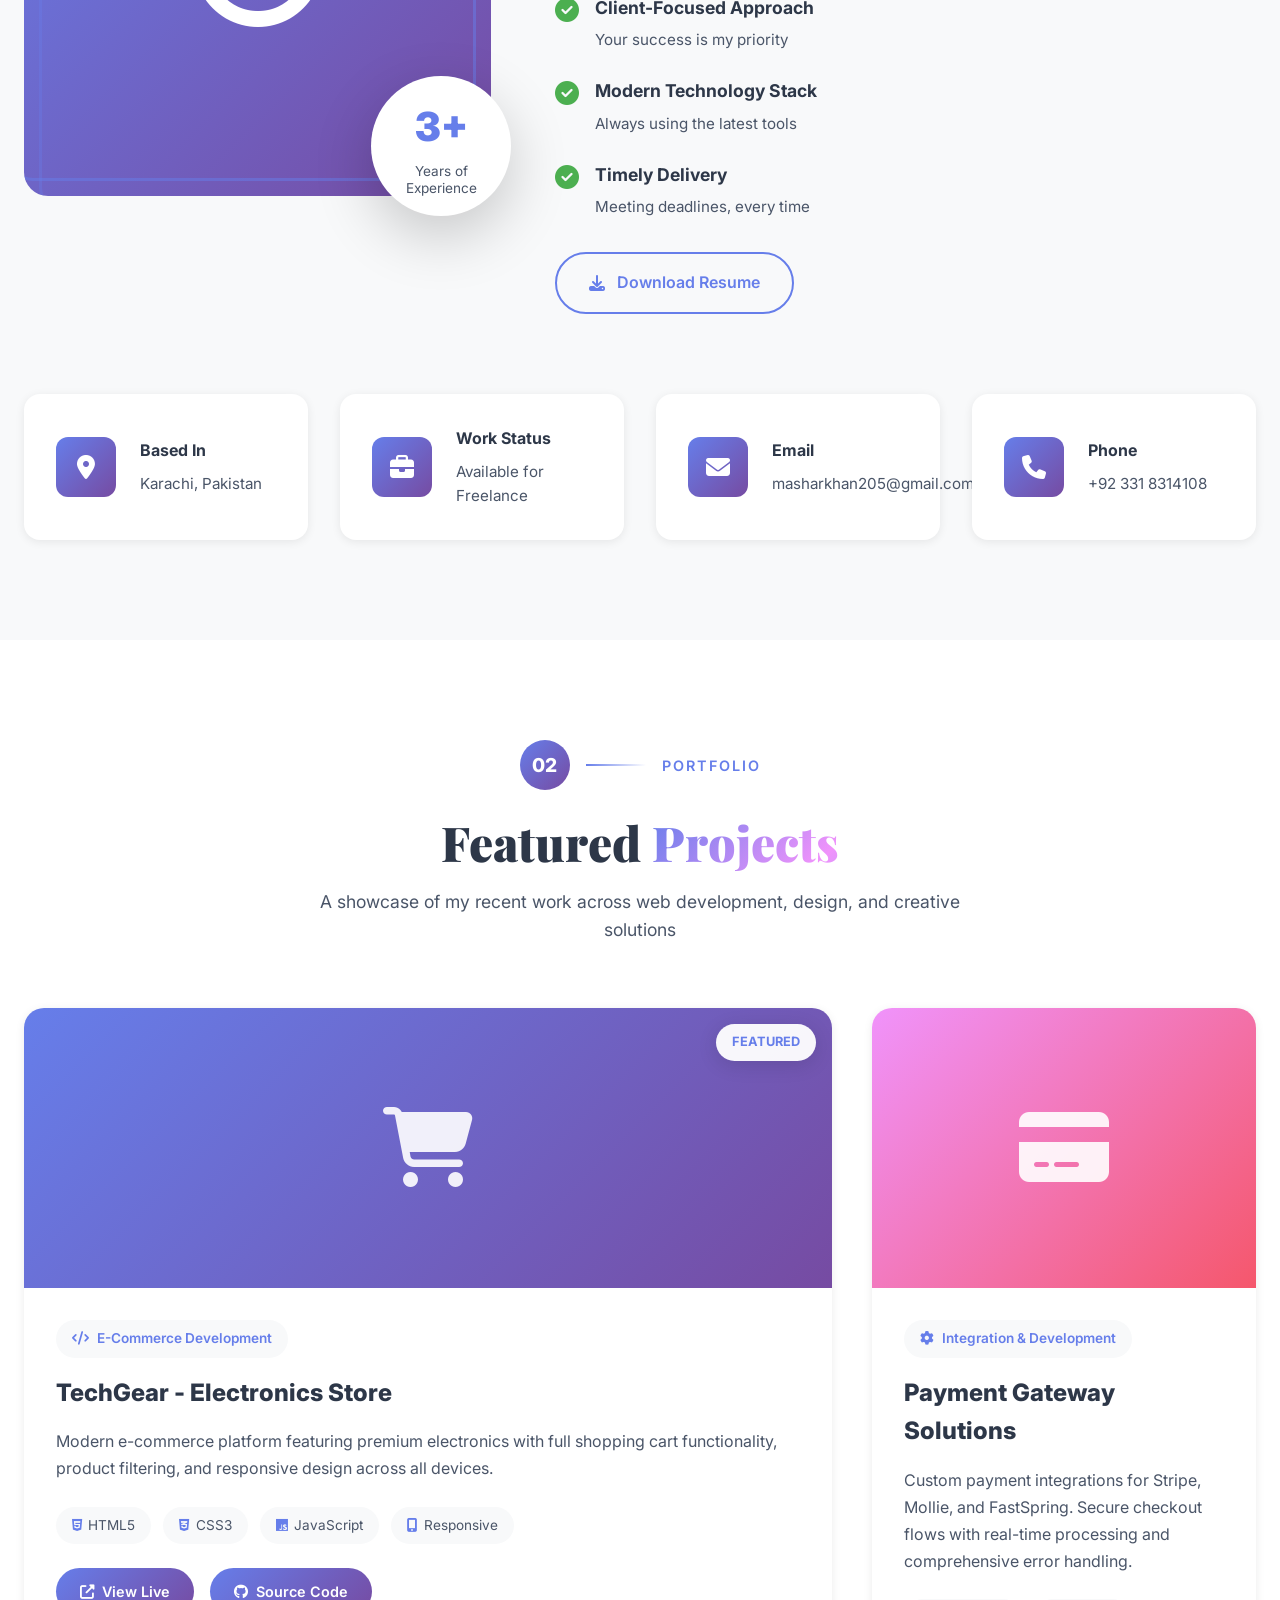
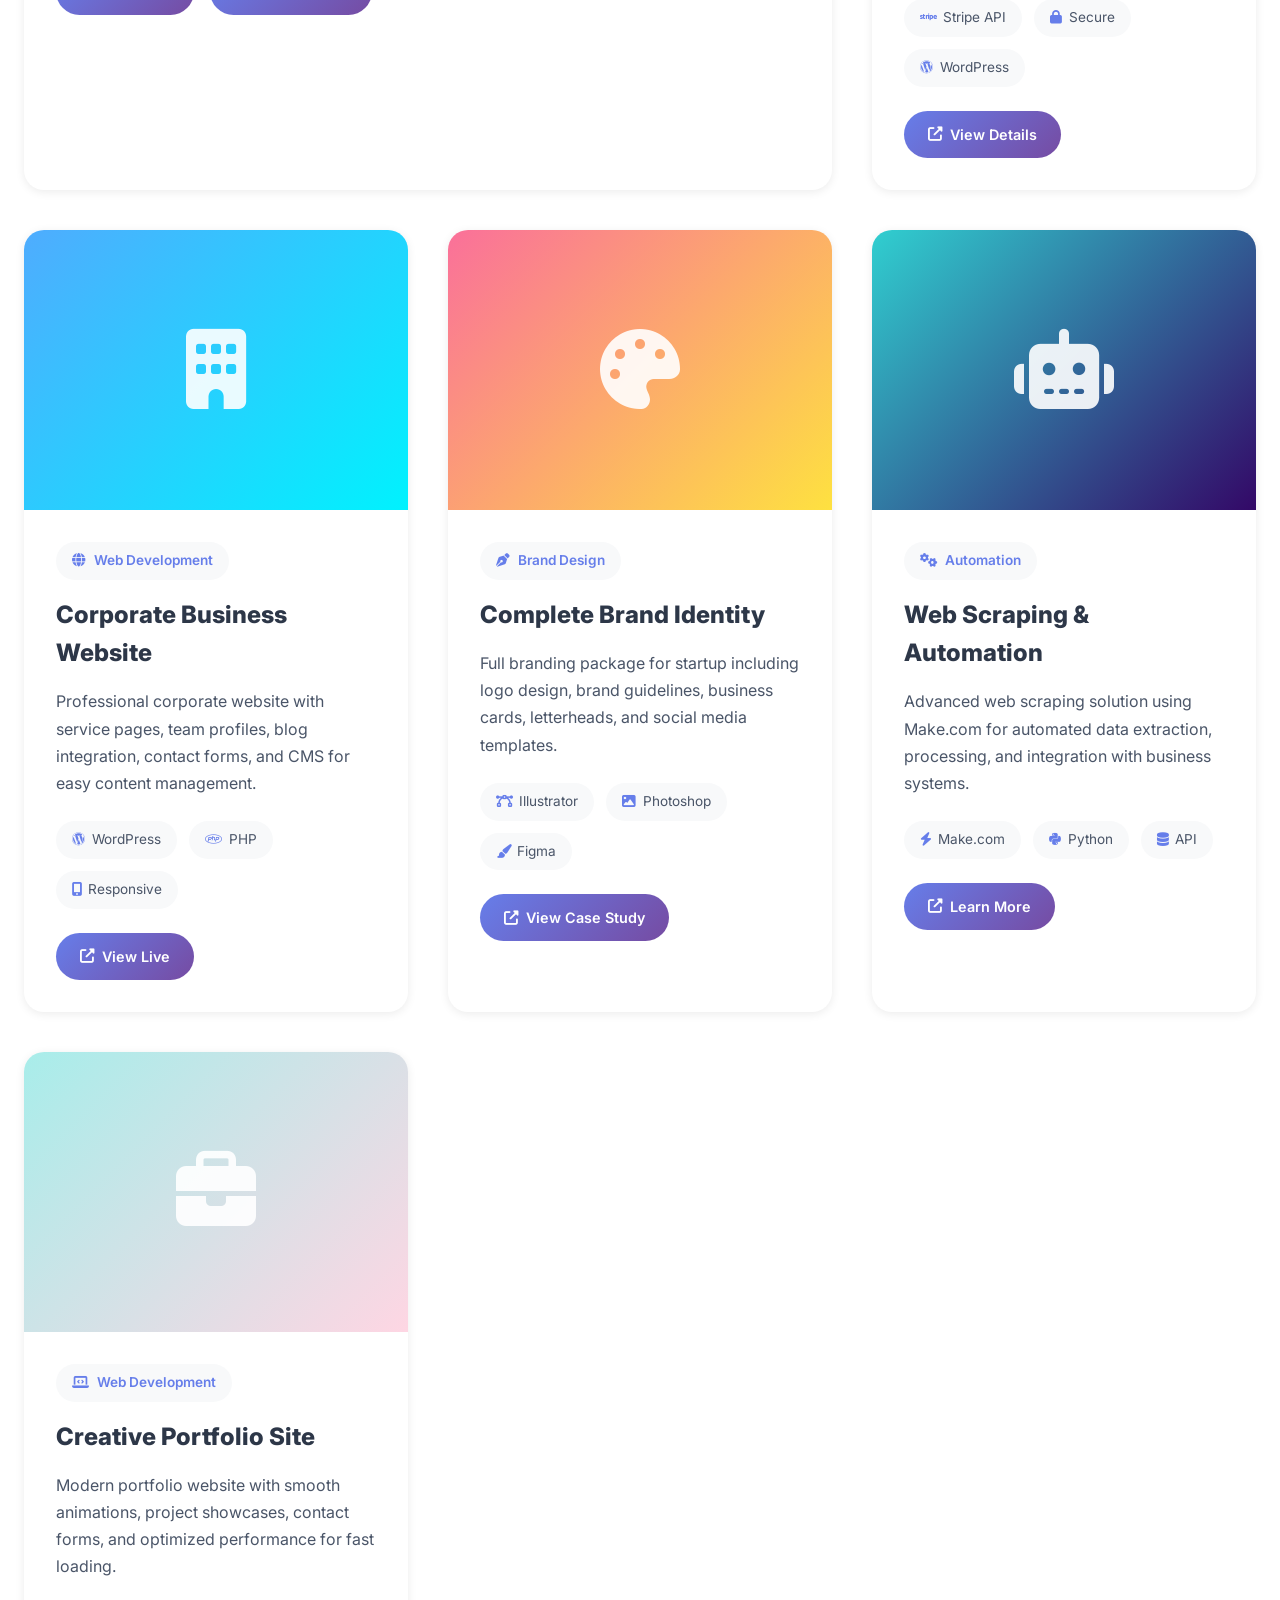
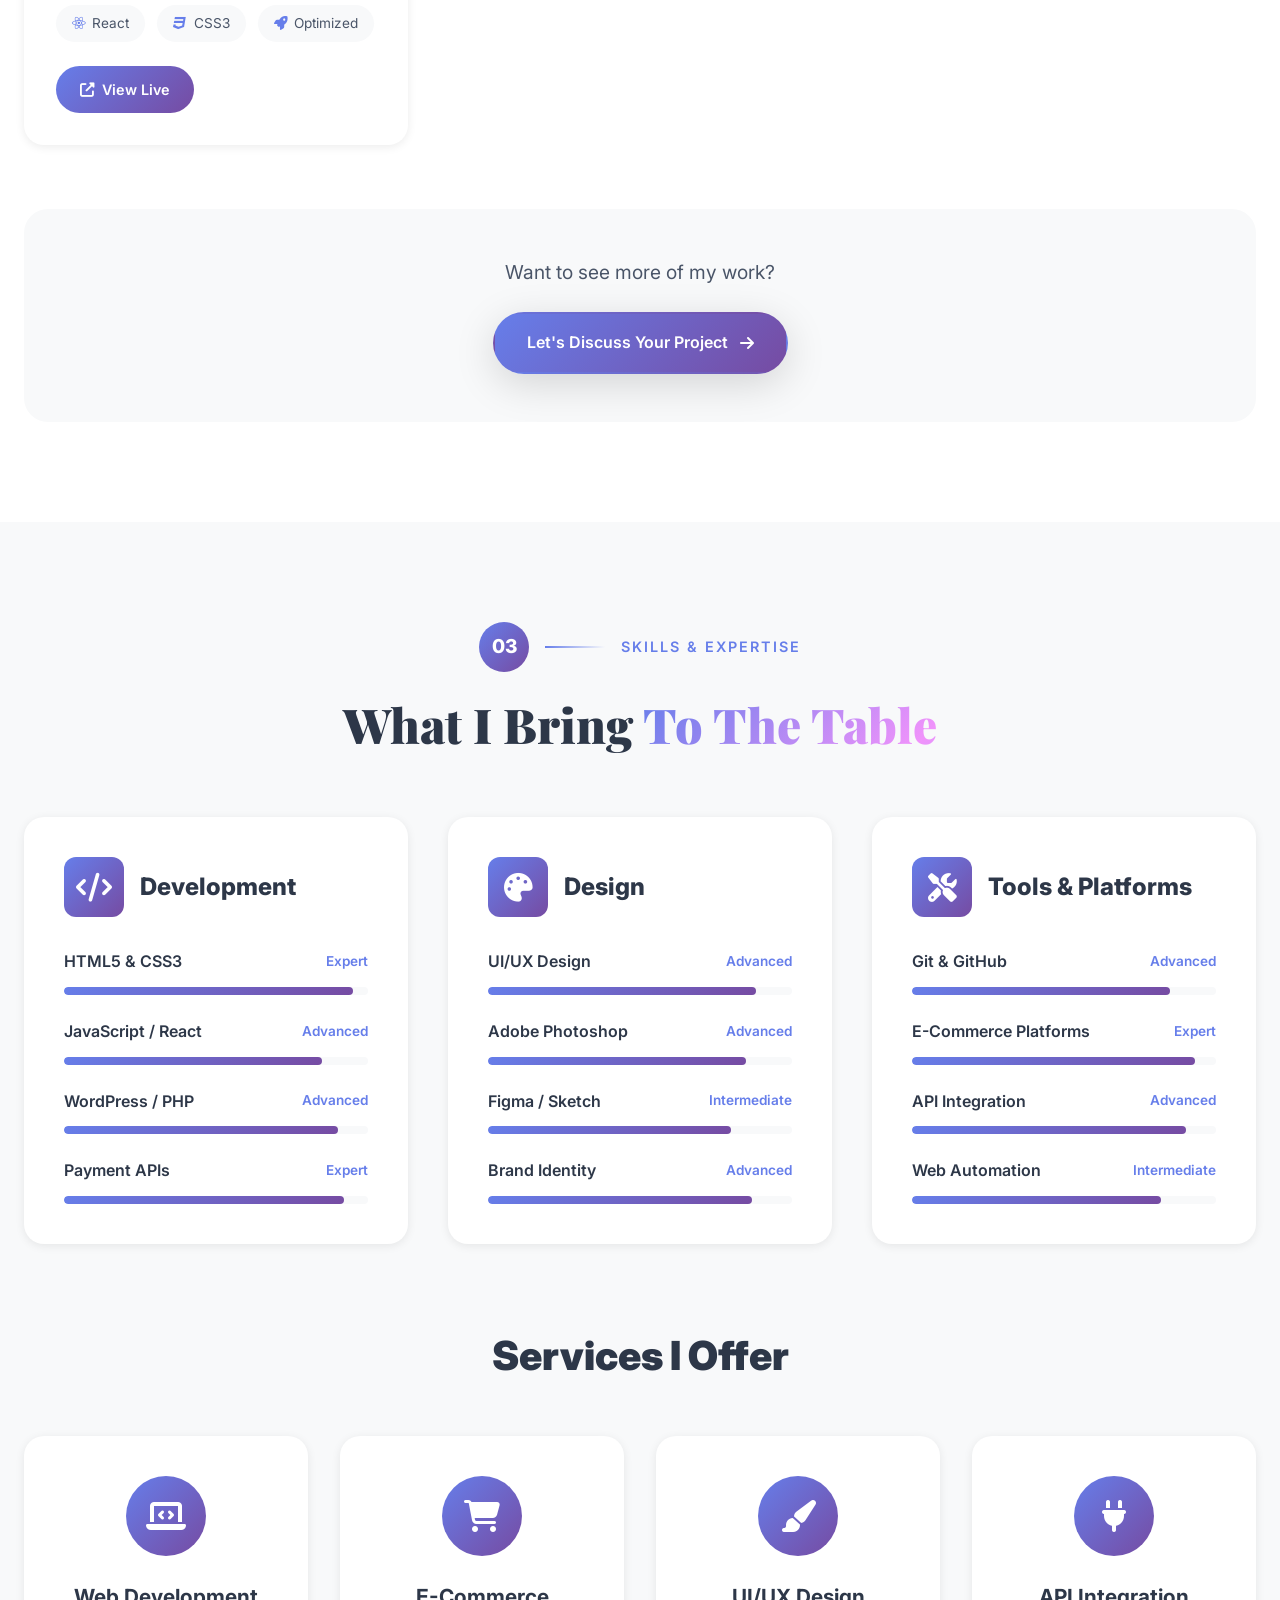
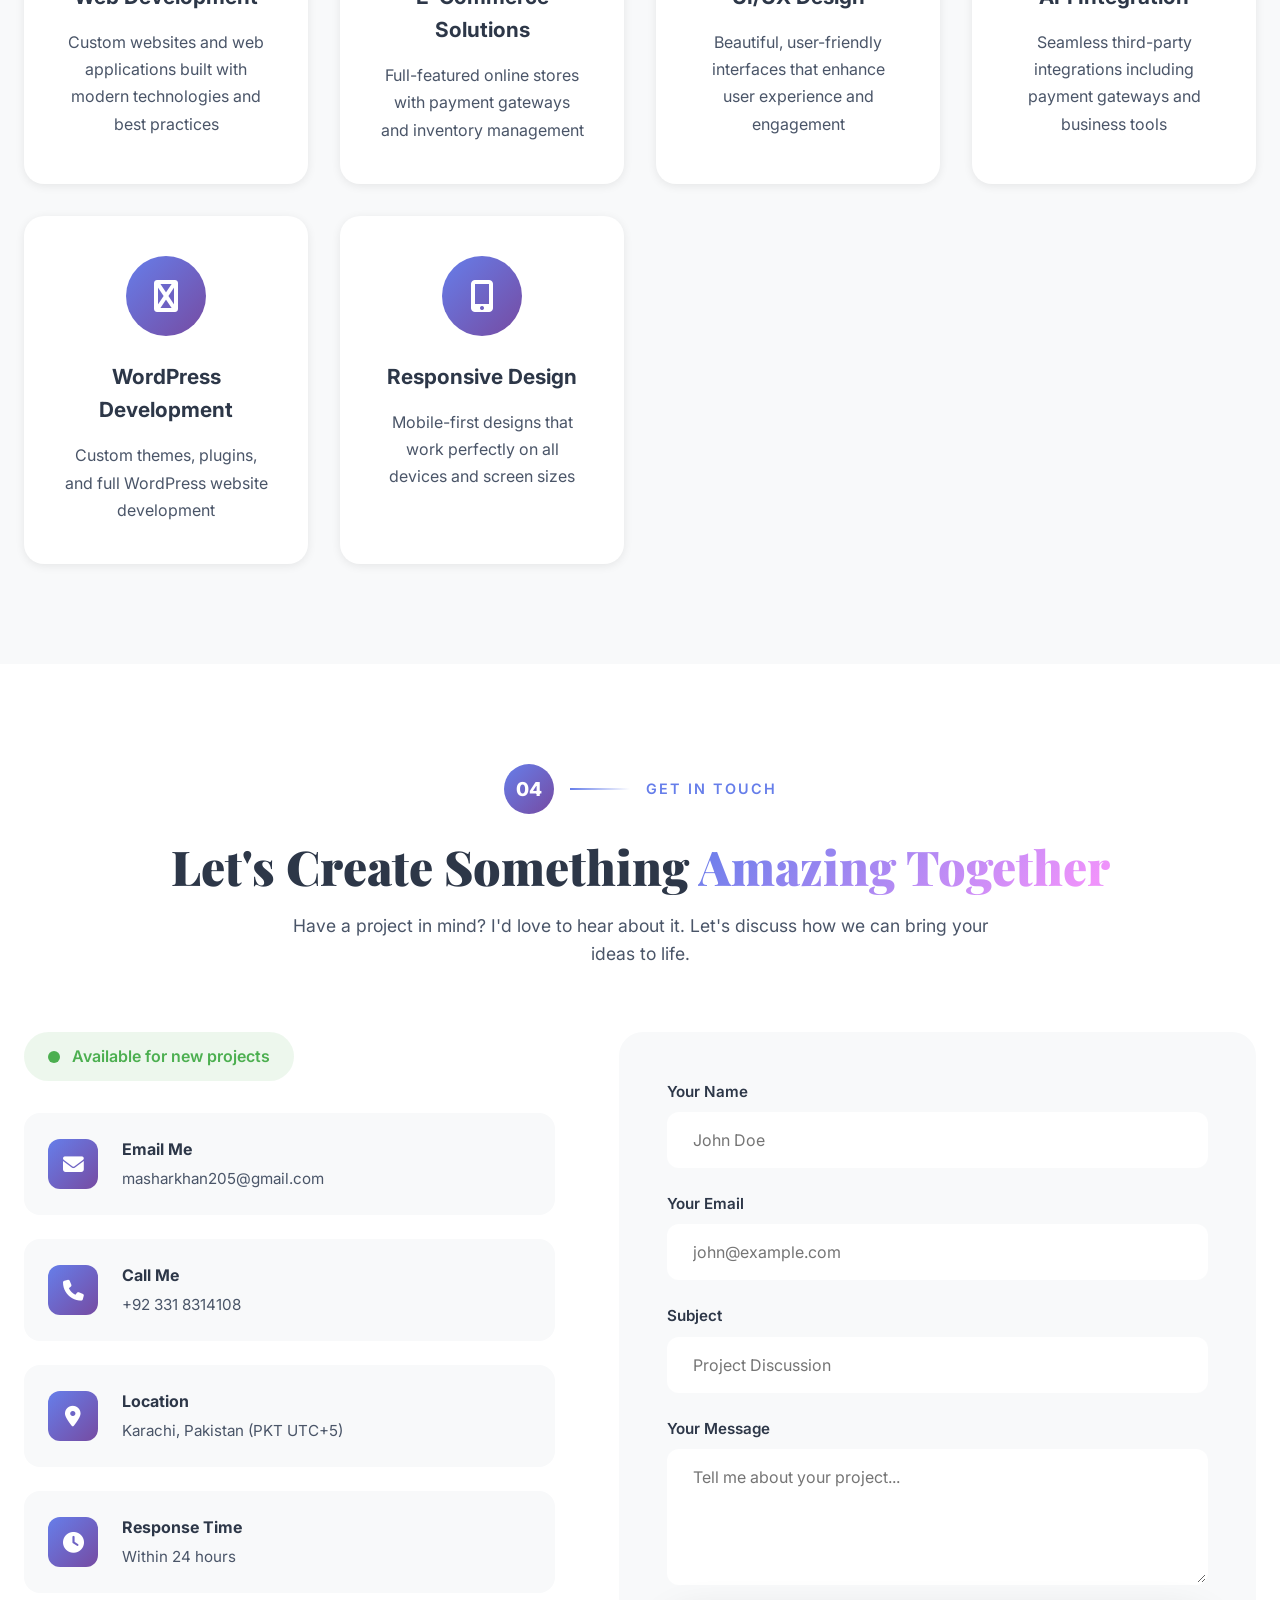
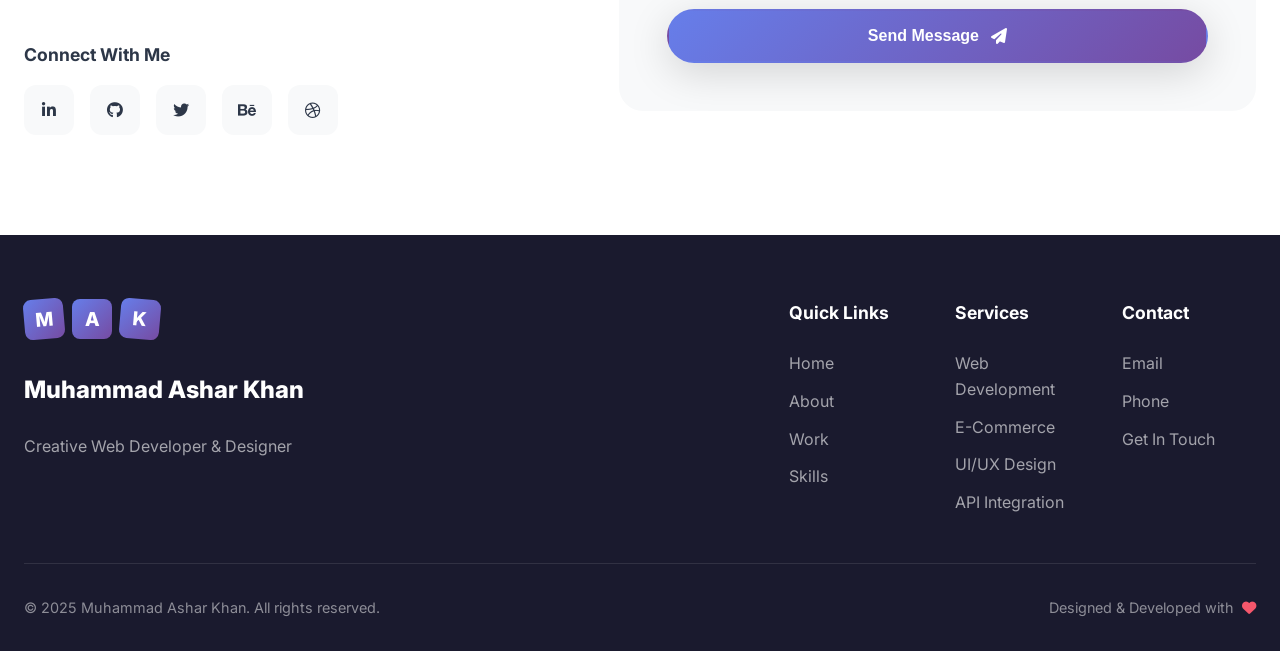
<file: portfolio-index.html>
<!DOCTYPE html>
<html lang="en">
<head>
    <meta charset="UTF-8">
    <meta name="viewport" content="width=device-width, initial-scale=1.0">
    <meta name="description" content="Muhammad Ashar Khan - Creative Web Developer & Designer specializing in modern web applications, e-commerce solutions, and brand design.">
    <title>Muhammad Ashar Khan - Creative Web Developer & Designer</title>
    <link rel="stylesheet" href="portfolio-style.css">
    <link rel="preconnect" href="https://fonts.googleapis.com">
    <link rel="preconnect" href="https://fonts.gstatic.com" crossorigin>
    <link href="https://fonts.googleapis.com/css2?family=Playfair+Display:wght@400;700;900&family=Inter:wght@300;400;500;600;700;800;900&display=swap" rel="stylesheet">
    <link rel="stylesheet" href="https://cdnjs.cloudflare.com/ajax/libs/font-awesome/6.4.0/css/all.min.css">
</head>
<body>
    <!-- Cursor Follower -->
    <div class="cursor-dot"></div>
    <div class="cursor-outline"></div>

    <!-- Navigation -->
    <nav class="navbar">
        <div class="nav-container">
            <div class="nav-brand">
                <div class="brand-initials">
                    <span class="brand-initial">M</span>
                    <span class="brand-initial">A</span>
                    <span class="brand-initial">K</span>
                </div>
                <div class="brand-text">
                    <span class="brand-name">Muhammad Ashar Khan</span>
                    <span class="brand-tagline">Creative Developer</span>
                </div>
            </div>
            <ul class="nav-menu">
                <li><a href="#home" class="nav-link">Home</a></li>
                <li><a href="#about" class="nav-link">About</a></li>
                <li><a href="#work" class="nav-link">Work</a></li>
                <li><a href="#skills" class="nav-link">Skills</a></li>
                <li><a href="#contact" class="nav-link">Contact</a></li>
            </ul>
            <div class="nav-actions">
                <a href="#contact" class="hire-btn">
                    <i class="fas fa-paper-plane"></i>
                    <span>Hire Me</span>
                </a>
            </div>
            <div class="menu-toggle">
                <span></span>
                <span></span>
                <span></span>
            </div>
        </div>
    </nav>

    <!-- Hero Section -->
    <section id="home" class="hero">
        <div class="hero-bg-shapes">
            <div class="shape shape-1"></div>
            <div class="shape shape-2"></div>
            <div class="shape shape-3"></div>
            <div class="shape shape-4"></div>
        </div>
        <div class="hero-content">
            <div class="hero-label">
                <i class="fas fa-code"></i>
                <span>Web Developer</span>
                <span class="separator">×</span>
                <i class="fas fa-palette"></i>
                <span>Designer</span>
                <span class="separator">×</span>
                <i class="fas fa-lightbulb"></i>
                <span>Problem Solver</span>
            </div>
            <h1 class="hero-title">
                <span class="title-line">Hi, I'm</span>
                <span class="title-line gradient-text">Muhammad Ashar Khan</span>
            </h1>
            <p class="hero-tagline">I craft beautiful digital experiences where elegant design meets powerful code. Specializing in modern web applications, e-commerce platforms, and creative solutions that drive results.</p>
            
            <div class="hero-buttons">
                <a href="#work" class="btn btn-primary">
                    <span>View My Work</span>
                    <i class="fas fa-arrow-right"></i>
                </a>
                <a href="#contact" class="btn btn-secondary">
                    <i class="fas fa-envelope"></i>
                    <span>Get In Touch</span>
                </a>
            </div>

            <div class="hero-stats">
                <div class="stat">
                    <div class="stat-icon"><i class="fas fa-calendar-alt"></i></div>
                    <div class="stat-content">
                        <h3 data-count="3">0</h3>
                        <p>Years Experience</p>
                    </div>
                </div>
                <div class="stat">
                    <div class="stat-icon"><i class="fas fa-project-diagram"></i></div>
                    <div class="stat-content">
                        <h3 data-count="50">0</h3>
                        <p>Projects Completed</p>
                    </div>
                </div>
                <div class="stat">
                    <div class="stat-icon"><i class="fas fa-users"></i></div>
                    <div class="stat-content">
                        <h3 data-count="40">0</h3>
                        <p>Happy Clients</p>
                    </div>
                </div>
                <div class="stat">
                    <div class="stat-icon"><i class="fas fa-star"></i></div>
                    <div class="stat-content">
                        <h3>100%</h3>
                        <p>Satisfaction Rate</p>
                    </div>
                </div>
            </div>
        </div>
        
        <div class="scroll-hint">
            <div class="mouse">
                <div class="wheel"></div>
            </div>
            <p>Scroll to explore</p>
        </div>
    </section>

    <!-- About Section -->
    <section id="about" class="about">
        <div class="container">
            <div class="section-header">
                <div class="section-label">
                    <span class="label-number">01</span>
                    <span class="label-line"></span>
                    <span class="label-text">About Me</span>
                </div>
                <h2 class="section-title">Turning Ideas Into <span class="gradient-text">Digital Reality</span></h2>
            </div>

            <div class="about-grid">
                <div class="about-image">
                    <div class="image-wrapper">
                        <div class="image-placeholder">
                            <i class="fas fa-user-circle"></i>
                        </div>
                        <div class="image-decorations">
                            <div class="deco deco-1"></div>
                            <div class="deco deco-2"></div>
                        </div>
                    </div>
                    <div class="experience-badge">
                        <div class="badge-content">
                            <h3>3+</h3>
                            <p>Years of<br>Experience</p>
                        </div>
                    </div>
                </div>

                <div class="about-content">
                    <p class="lead-text">I'm a passionate freelance web developer and designer based in Karachi, Pakistan, dedicated to creating digital experiences that make a difference.</p>
                    
                    <p>With over 3 years of experience serving clients worldwide, I specialize in transforming complex ideas into elegant, user-friendly solutions. My expertise spans from custom e-commerce platforms and payment gateway integrations to stunning brand identities and responsive web applications.</p>
                    
                    <p>Every project is an opportunity to push creative boundaries while delivering solutions that genuinely help businesses grow. I believe in the power of combining beautiful design with clean, efficient code to create experiences that users love and businesses rely on.</p>

                    <div class="about-highlights">
                        <div class="highlight-item">
                            <i class="fas fa-check-circle"></i>
                            <div>
                                <h4>Client-Focused Approach</h4>
                                <p>Your success is my priority</p>
                            </div>
                        </div>
                        <div class="highlight-item">
                            <i class="fas fa-check-circle"></i>
                            <div>
                                <h4>Modern Technology Stack</h4>
                                <p>Always using the latest tools</p>
                            </div>
                        </div>
                        <div class="highlight-item">
                            <i class="fas fa-check-circle"></i>
                            <div>
                                <h4>Timely Delivery</h4>
                                <p>Meeting deadlines, every time</p>
                            </div>
                        </div>
                    </div>

                    <div class="about-cta">
                        <a href="mailto:masharkhan205@gmail.com" class="btn btn-outline">
                            <i class="fas fa-download"></i>
                            <span>Download Resume</span>
                        </a>
                    </div>
                </div>
            </div>

            <!-- Quick Info Cards -->
            <div class="info-cards">
                <div class="info-card">
                    <div class="card-icon"><i class="fas fa-map-marker-alt"></i></div>
                    <div class="card-content">
                        <h4>Based In</h4>
                        <p>Karachi, Pakistan</p>
                    </div>
                </div>
                <div class="info-card">
                    <div class="card-icon"><i class="fas fa-briefcase"></i></div>
                    <div class="card-content">
                        <h4>Work Status</h4>
                        <p>Available for Freelance</p>
                    </div>
                </div>
                <div class="info-card">
                    <div class="card-icon"><i class="fas fa-envelope"></i></div>
                    <div class="card-content">
                        <h4>Email</h4>
                        <p>masharkhan205@gmail.com</p>
                    </div>
                </div>
                <div class="info-card">
                    <div class="card-icon"><i class="fas fa-phone"></i></div>
                    <div class="card-content">
                        <h4>Phone</h4>
                        <p>+92 331 8314108</p>
                    </div>
                </div>
            </div>
        </div>
    </section>

    <!-- Work/Projects Section -->
    <section id="work" class="work">
        <div class="container">
            <div class="section-header">
                <div class="section-label">
                    <span class="label-number">02</span>
                    <span class="label-line"></span>
                    <span class="label-text">Portfolio</span>
                </div>
                <h2 class="section-title">Featured <span class="gradient-text">Projects</span></h2>
                <p class="section-subtitle">A showcase of my recent work across web development, design, and creative solutions</p>
            </div>

            <div class="projects-grid">
                <!-- Project 1 - TechGear -->
                <div class="project-card featured">
                    <div class="project-image">
                        <div class="project-bg" style="background: linear-gradient(135deg, #667eea 0%, #764ba2 100%);"></div>
                        <div class="project-icon">
                            <i class="fas fa-shopping-cart"></i>
                        </div>
                        <div class="project-badge">Featured</div>
                    </div>
                    <div class="project-content">
                        <div class="project-category">
                            <i class="fas fa-code"></i>
                            <span>E-Commerce Development</span>
                        </div>
                        <h3>TechGear - Electronics Store</h3>
                        <p>Modern e-commerce platform featuring premium electronics with full shopping cart functionality, product filtering, and responsive design across all devices.</p>
                        <div class="project-tech">
                            <span><i class="fab fa-html5"></i> HTML5</span>
                            <span><i class="fab fa-css3-alt"></i> CSS3</span>
                            <span><i class="fab fa-js"></i> JavaScript</span>
                            <span><i class="fas fa-mobile-alt"></i> Responsive</span>
                        </div>
                        <div class="project-links">
                            <a href="#" class="project-link">
                                <i class="fas fa-external-link-alt"></i>
                                <span>View Live</span>
                            </a>
                            <a href="#" class="project-link">
                                <i class="fab fa-github"></i>
                                <span>Source Code</span>
                            </a>
                        </div>
                    </div>
                </div>

                <!-- Project 2 - Payment Gateway Integration -->
                <div class="project-card">
                    <div class="project-image">
                        <div class="project-bg" style="background: linear-gradient(135deg, #f093fb 0%, #f5576c 100%);"></div>
                        <div class="project-icon">
                            <i class="fas fa-credit-card"></i>
                        </div>
                    </div>
                    <div class="project-content">
                        <div class="project-category">
                            <i class="fas fa-cog"></i>
                            <span>Integration & Development</span>
                        </div>
                        <h3>Payment Gateway Solutions</h3>
                        <p>Custom payment integrations for Stripe, Mollie, and FastSpring. Secure checkout flows with real-time processing and comprehensive error handling.</p>
                        <div class="project-tech">
                            <span><i class="fab fa-stripe"></i> Stripe API</span>
                            <span><i class="fas fa-lock"></i> Secure</span>
                            <span><i class="fab fa-wordpress"></i> WordPress</span>
                        </div>
                        <div class="project-links">
                            <a href="#" class="project-link">
                                <i class="fas fa-external-link-alt"></i>
                                <span>View Details</span>
                            </a>
                        </div>
                    </div>
                </div>

                <!-- Project 3 - Business Website -->
                <div class="project-card">
                    <div class="project-image">
                        <div class="project-bg" style="background: linear-gradient(135deg, #4facfe 0%, #00f2fe 100%);"></div>
                        <div class="project-icon">
                            <i class="fas fa-building"></i>
                        </div>
                    </div>
                    <div class="project-content">
                        <div class="project-category">
                            <i class="fas fa-globe"></i>
                            <span>Web Development</span>
                        </div>
                        <h3>Corporate Business Website</h3>
                        <p>Professional corporate website with service pages, team profiles, blog integration, contact forms, and CMS for easy content management.</p>
                        <div class="project-tech">
                            <span><i class="fab fa-wordpress"></i> WordPress</span>
                            <span><i class="fab fa-php"></i> PHP</span>
                            <span><i class="fas fa-mobile-alt"></i> Responsive</span>
                        </div>
                        <div class="project-links">
                            <a href="#" class="project-link">
                                <i class="fas fa-external-link-alt"></i>
                                <span>View Live</span>
                            </a>
                        </div>
                    </div>
                </div>

                <!-- Project 4 - Brand Identity -->
                <div class="project-card">
                    <div class="project-image">
                        <div class="project-bg" style="background: linear-gradient(135deg, #fa709a 0%, #fee140 100%);"></div>
                        <div class="project-icon">
                            <i class="fas fa-palette"></i>
                        </div>
                    </div>
                    <div class="project-content">
                        <div class="project-category">
                            <i class="fas fa-pen-nib"></i>
                            <span>Brand Design</span>
                        </div>
                        <h3>Complete Brand Identity</h3>
                        <p>Full branding package for startup including logo design, brand guidelines, business cards, letterheads, and social media templates.</p>
                        <div class="project-tech">
                            <span><i class="fas fa-bezier-curve"></i> Illustrator</span>
                            <span><i class="fas fa-image"></i> Photoshop</span>
                            <span><i class="fas fa-paint-brush"></i> Figma</span>
                        </div>
                        <div class="project-links">
                            <a href="#" class="project-link">
                                <i class="fas fa-external-link-alt"></i>
                                <span>View Case Study</span>
                            </a>
                        </div>
                    </div>
                </div>

                <!-- Project 5 - Web Automation -->
                <div class="project-card">
                    <div class="project-image">
                        <div class="project-bg" style="background: linear-gradient(135deg, #30cfd0 0%, #330867 100%);"></div>
                        <div class="project-icon">
                            <i class="fas fa-robot"></i>
                        </div>
                    </div>
                    <div class="project-content">
                        <div class="project-category">
                            <i class="fas fa-cogs"></i>
                            <span>Automation</span>
                        </div>
                        <h3>Web Scraping & Automation</h3>
                        <p>Advanced web scraping solution using Make.com for automated data extraction, processing, and integration with business systems.</p>
                        <div class="project-tech">
                            <span><i class="fas fa-bolt"></i> Make.com</span>
                            <span><i class="fab fa-python"></i> Python</span>
                            <span><i class="fas fa-database"></i> API</span>
                        </div>
                        <div class="project-links">
                            <a href="#" class="project-link">
                                <i class="fas fa-external-link-alt"></i>
                                <span>Learn More</span>
                            </a>
                        </div>
                    </div>
                </div>

                <!-- Project 6 - Portfolio Website -->
                <div class="project-card">
                    <div class="project-image">
                        <div class="project-bg" style="background: linear-gradient(135deg, #a8edea 0%, #fed6e3 100%);"></div>
                        <div class="project-icon">
                            <i class="fas fa-briefcase"></i>
                        </div>
                    </div>
                    <div class="project-content">
                        <div class="project-category">
                            <i class="fas fa-laptop-code"></i>
                            <span>Web Development</span>
                        </div>
                        <h3>Creative Portfolio Site</h3>
                        <p>Modern portfolio website with smooth animations, project showcases, contact forms, and optimized performance for fast loading.</p>
                        <div class="project-tech">
                            <span><i class="fab fa-react"></i> React</span>
                            <span><i class="fab fa-css3"></i> CSS3</span>
                            <span><i class="fas fa-rocket"></i> Optimized</span>
                        </div>
                        <div class="project-links">
                            <a href="#" class="project-link">
                                <i class="fas fa-external-link-alt"></i>
                                <span>View Live</span>
                            </a>
                        </div>
                    </div>
                </div>
            </div>

            <div class="projects-cta">
                <p>Want to see more of my work?</p>
                <a href="#contact" class="btn btn-primary">
                    <span>Let's Discuss Your Project</span>
                    <i class="fas fa-arrow-right"></i>
                </a>
            </div>
        </div>
    </section>

    <!-- Skills Section -->
    <section id="skills" class="skills">
        <div class="container">
            <div class="section-header">
                <div class="section-label">
                    <span class="label-number">03</span>
                    <span class="label-line"></span>
                    <span class="label-text">Skills & Expertise</span>
                </div>
                <h2 class="section-title">What I Bring <span class="gradient-text">To The Table</span></h2>
            </div>

            <div class="skills-grid">
                <div class="skill-category">
                    <div class="category-header">
                        <div class="category-icon">
                            <i class="fas fa-code"></i>
                        </div>
                        <h3>Development</h3>
                    </div>
                    <div class="skill-items">
                        <div class="skill-item">
                            <div class="skill-info">
                                <span>HTML5 & CSS3</span>
                                <span class="skill-level">Expert</span>
                            </div>
                            <div class="skill-bar">
                                <div class="skill-progress" style="width: 95%"></div>
                            </div>
                        </div>
                        <div class="skill-item">
                            <div class="skill-info">
                                <span>JavaScript / React</span>
                                <span class="skill-level">Advanced</span>
                            </div>
                            <div class="skill-bar">
                                <div class="skill-progress" style="width: 85%"></div>
                            </div>
                        </div>
                        <div class="skill-item">
                            <div class="skill-info">
                                <span>WordPress / PHP</span>
                                <span class="skill-level">Advanced</span>
                            </div>
                            <div class="skill-bar">
                                <div class="skill-progress" style="width: 90%"></div>
                            </div>
                        </div>
                        <div class="skill-item">
                            <div class="skill-info">
                                <span>Payment APIs</span>
                                <span class="skill-level">Expert</span>
                            </div>
                            <div class="skill-bar">
                                <div class="skill-progress" style="width: 92%"></div>
                            </div>
                        </div>
                    </div>
                </div>

                <div class="skill-category">
                    <div class="category-header">
                        <div class="category-icon">
                            <i class="fas fa-palette"></i>
                        </div>
                        <h3>Design</h3>
                    </div>
                    <div class="skill-items">
                        <div class="skill-item">
                            <div class="skill-info">
                                <span>UI/UX Design</span>
                                <span class="skill-level">Advanced</span>
                            </div>
                            <div class="skill-bar">
                                <div class="skill-progress" style="width: 88%"></div>
                            </div>
                        </div>
                        <div class="skill-item">
                            <div class="skill-info">
                                <span>Adobe Photoshop</span>
                                <span class="skill-level">Advanced</span>
                            </div>
                            <div class="skill-bar">
                                <div class="skill-progress" style="width: 85%"></div>
                            </div>
                        </div>
                        <div class="skill-item">
                            <div class="skill-info">
                                <span>Figma / Sketch</span>
                                <span class="skill-level">Intermediate</span>
                            </div>
                            <div class="skill-bar">
                                <div class="skill-progress" style="width: 80%"></div>
                            </div>
                        </div>
                        <div class="skill-item">
                            <div class="skill-info">
                                <span>Brand Identity</span>
                                <span class="skill-level">Advanced</span>
                            </div>
                            <div class="skill-bar">
                                <div class="skill-progress" style="width: 87%"></div>
                            </div>
                        </div>
                    </div>
                </div>

                <div class="skill-category">
                    <div class="category-header">
                        <div class="category-icon">
                            <i class="fas fa-tools"></i>
                        </div>
                        <h3>Tools & Platforms</h3>
                    </div>
                    <div class="skill-items">
                        <div class="skill-item">
                            <div class="skill-info">
                                <span>Git & GitHub</span>
                                <span class="skill-level">Advanced</span>
                            </div>
                            <div class="skill-bar">
                                <div class="skill-progress" style="width: 85%"></div>
                            </div>
                        </div>
                        <div class="skill-item">
                            <div class="skill-info">
                                <span>E-Commerce Platforms</span>
                                <span class="skill-level">Expert</span>
                            </div>
                            <div class="skill-bar">
                                <div class="skill-progress" style="width: 93%"></div>
                            </div>
                        </div>
                        <div class="skill-item">
                            <div class="skill-info">
                                <span>API Integration</span>
                                <span class="skill-level">Advanced</span>
                            </div>
                            <div class="skill-bar">
                                <div class="skill-progress" style="width: 90%"></div>
                            </div>
                        </div>
                        <div class="skill-item">
                            <div class="skill-info">
                                <span>Web Automation</span>
                                <span class="skill-level">Intermediate</span>
                            </div>
                            <div class="skill-bar">
                                <div class="skill-progress" style="width: 82%"></div>
                            </div>
                        </div>
                    </div>
                </div>
            </div>

            <!-- Services -->
            <div class="services-section">
                <h3 class="services-title">Services I Offer</h3>
                <div class="services-grid">
                    <div class="service-card">
                        <div class="service-icon">
                            <i class="fas fa-laptop-code"></i>
                        </div>
                        <h4>Web Development</h4>
                        <p>Custom websites and web applications built with modern technologies and best practices</p>
                    </div>
                    <div class="service-card">
                        <div class="service-icon">
                            <i class="fas fa-shopping-cart"></i>
                        </div>
                        <h4>E-Commerce Solutions</h4>
                        <p>Full-featured online stores with payment gateways and inventory management</p>
                    </div>
                    <div class="service-card">
                        <div class="service-icon">
                            <i class="fas fa-paint-brush"></i>
                        </div>
                        <h4>UI/UX Design</h4>
                        <p>Beautiful, user-friendly interfaces that enhance user experience and engagement</p>
                    </div>
                    <div class="service-card">
                        <div class="service-icon">
                            <i class="fas fa-plug"></i>
                        </div>
                        <h4>API Integration</h4>
                        <p>Seamless third-party integrations including payment gateways and business tools</p>
                    </div>
                    <div class="service-card">
                        <div class="service-icon">
                            <i class="fas fa-wordpress"></i>
                        </div>
                        <h4>WordPress Development</h4>
                        <p>Custom themes, plugins, and full WordPress website development</p>
                    </div>
                    <div class="service-card">
                        <div class="service-icon">
                            <i class="fas fa-mobile-alt"></i>
                        </div>
                        <h4>Responsive Design</h4>
                        <p>Mobile-first designs that work perfectly on all devices and screen sizes</p>
                    </div>
                </div>
            </div>
        </div>
    </section>

    <!-- Contact Section -->
    <section id="contact" class="contact">
        <div class="container">
            <div class="section-header">
                <div class="section-label">
                    <span class="label-number">04</span>
                    <span class="label-line"></span>
                    <span class="label-text">Get In Touch</span>
                </div>
                <h2 class="section-title">Let's Create Something <span class="gradient-text">Amazing Together</span></h2>
                <p class="section-subtitle">Have a project in mind? I'd love to hear about it. Let's discuss how we can bring your ideas to life.</p>
            </div>

            <div class="contact-grid">
                <div class="contact-info">
                    <div class="availability-badge">
                        <div class="status-indicator"></div>
                        <span>Available for new projects</span>
                    </div>

                    <div class="contact-cards">
                        <a href="mailto:masharkhan205@gmail.com" class="contact-card">
                            <div class="contact-card-icon">
                                <i class="fas fa-envelope"></i>
                            </div>
                            <div class="contact-card-content">
                                <h4>Email Me</h4>
                                <p>masharkhan205@gmail.com</p>
                            </div>
                            <i class="fas fa-arrow-right contact-card-arrow"></i>
                        </a>

                        <a href="tel:+923318314108" class="contact-card">
                            <div class="contact-card-icon">
                                <i class="fas fa-phone"></i>
                            </div>
                            <div class="contact-card-content">
                                <h4>Call Me</h4>
                                <p>+92 331 8314108</p>
                            </div>
                            <i class="fas fa-arrow-right contact-card-arrow"></i>
                        </a>

                        <div class="contact-card">
                            <div class="contact-card-icon">
                                <i class="fas fa-map-marker-alt"></i>
                            </div>
                            <div class="contact-card-content">
                                <h4>Location</h4>
                                <p>Karachi, Pakistan (PKT UTC+5)</p>
                            </div>
                        </div>

                        <div class="contact-card">
                            <div class="contact-card-icon">
                                <i class="fas fa-clock"></i>
                            </div>
                            <div class="contact-card-content">
                                <h4>Response Time</h4>
                                <p>Within 24 hours</p>
                            </div>
                        </div>
                    </div>

                    <div class="social-links">
                        <h4>Connect With Me</h4>
                        <div class="social-icons">
                            <a href="#" class="social-icon" aria-label="LinkedIn">
                                <i class="fab fa-linkedin-in"></i>
                            </a>
                            <a href="#" class="social-icon" aria-label="GitHub">
                                <i class="fab fa-github"></i>
                            </a>
                            <a href="#" class="social-icon" aria-label="Twitter">
                                <i class="fab fa-twitter"></i>
                            </a>
                            <a href="#" class="social-icon" aria-label="Behance">
                                <i class="fab fa-behance"></i>
                            </a>
                            <a href="#" class="social-icon" aria-label="Dribbble">
                                <i class="fab fa-dribbble"></i>
                            </a>
                        </div>
                    </div>
                </div>

                <div class="contact-form-wrapper">
                    <form class="contact-form" id="contactForm">
                        <div class="form-group">
                            <label for="name">Your Name</label>
                            <input type="text" id="name" name="name" required placeholder="John Doe">
                        </div>

                        <div class="form-group">
                            <label for="email">Your Email</label>
                            <input type="email" id="email" name="email" required placeholder="john@example.com">
                        </div>

                        <div class="form-group">
                            <label for="subject">Subject</label>
                            <input type="text" id="subject" name="subject" required placeholder="Project Discussion">
                        </div>

                        <div class="form-group">
                            <label for="message">Your Message</label>
                            <textarea id="message" name="message" rows="5" required placeholder="Tell me about your project..."></textarea>
                        </div>

                        <button type="submit" class="btn btn-primary btn-block">
                            <span>Send Message</span>
                            <i class="fas fa-paper-plane"></i>
                        </button>
                    </form>
                </div>
            </div>
        </div>
    </section>

    <!-- Footer -->
    <footer class="footer">
        <div class="container">
            <div class="footer-content">
                <div class="footer-brand">
                    <div class="footer-logo">
                        <span class="brand-initial">M</span>
                        <span class="brand-initial">A</span>
                        <span class="brand-initial">K</span>
                    </div>
                    <h3>Muhammad Ashar Khan</h3>
                    <p>Creative Web Developer & Designer</p>
                </div>

                <div class="footer-links">
                    <div class="footer-column">
                        <h4>Quick Links</h4>
                        <ul>
                            <li><a href="#home">Home</a></li>
                            <li><a href="#about">About</a></li>
                            <li><a href="#work">Work</a></li>
                            <li><a href="#skills">Skills</a></li>
                        </ul>
                    </div>
                    <div class="footer-column">
                        <h4>Services</h4>
                        <ul>
                            <li><a href="#skills">Web Development</a></li>
                            <li><a href="#skills">E-Commerce</a></li>
                            <li><a href="#skills">UI/UX Design</a></li>
                            <li><a href="#skills">API Integration</a></li>
                        </ul>
                    </div>
                    <div class="footer-column">
                        <h4>Contact</h4>
                        <ul>
                            <li><a href="mailto:masharkhan205@gmail.com">Email</a></li>
                            <li><a href="tel:+923318314108">Phone</a></li>
                            <li><a href="#contact">Get In Touch</a></li>
                        </ul>
                    </div>
                </div>
            </div>

            <div class="footer-bottom">
                <p>&copy; 2025 Muhammad Ashar Khan. All rights reserved.</p>
                <p class="footer-love">Designed & Developed with <i class="fas fa-heart"></i></p>
            </div>
        </div>
    </footer>

    <!-- Back to Top -->
    <button class="back-to-top" id="backToTop" aria-label="Back to top">
        <i class="fas fa-arrow-up"></i>
    </button>

    <script src="portfolio-script.js"></script>
</body>
</html>
</file>
<file: portfolio-style.css>
/* ================================
   ULTRA-PROFESSIONAL PORTFOLIO CSS
   Muhammad Ashar Khan
   ================================ */

:root {
    --primary: #667eea;
    --primary-dark: #5568d3;
    --secondary: #764ba2;
    --accent: #f5576c;
    --success: #4CAF50;
    --dark: #1a1a2e;
    --dark-light: #16213e;
    --light: #f8f9fa;
    --text-dark: #2d3748;
    --text-gray: #4a5568;
    --text-light: #718096;
    --white: #ffffff;
    --gradient-1: linear-gradient(135deg, #667eea 0%, #764ba2 100%);
    --gradient-2: linear-gradient(135deg, #f093fb 0%, #f5576c 100%);
    --gradient-3: linear-gradient(135deg, #4facfe 0%, #00f2fe 100%);
    --shadow-sm: 0 2px 10px rgba(0,0,0,0.08);
    --shadow-md: 0 4px 20px rgba(0,0,0,0.12);
    --shadow-lg: 0 10px 40px rgba(0,0,0,0.15);
    --shadow-xl: 0 20px 60px rgba(0,0,0,0.2);
    --transition: all 0.4s cubic-bezier(0.4, 0, 0.2, 1);
    --transition-fast: all 0.2s ease;
}

* {
    margin: 0;
    padding: 0;
    box-sizing: border-box;
}

html {
    scroll-behavior: smooth;
    overflow-x: hidden;
}

body {
    font-family: 'Inter', -apple-system, BlinkMacSystemFont, sans-serif;
    line-height: 1.6;
    color: var(--text-dark);
    background: var(--white);
    overflow-x: hidden;
}

.container {
    max-width: 1280px;
    margin: 0 auto;
    padding: 0 24px;
}

/* ================================
   CUSTOM CURSOR
   ================================ */

.cursor-dot,
.cursor-outline {
    pointer-events: none;
    position: fixed;
    top: 0;
    left: 0;
    border-radius: 50%;
    z-index: 10000;
    transition: var(--transition-fast);
}

.cursor-dot {
    width: 8px;
    height: 8px;
    background: var(--primary);
    transform: translate(-50%, -50%);
}

.cursor-outline {
    width: 35px;
    height: 35px;
    border: 2px solid var(--primary);
    transform: translate(-50%, -50%);
    opacity: 0.5;
}

@media (max-width: 768px) {
    .cursor-dot,
    .cursor-outline {
        display: none;
    }
}

/* ================================
   NAVIGATION
   ================================ */

.navbar {
    position: fixed;
    top: 0;
    left: 0;
    right: 0;
    background: rgba(26, 26, 46, 0.95);
    backdrop-filter: blur(20px);
    padding: 1rem 0;
    z-index: 1000;
    transition: var(--transition);
    border-bottom: 1px solid rgba(255, 255, 255, 0.1);
}

.navbar.scrolled {
    box-shadow: var(--shadow-lg);
    background: rgba(26, 26, 46, 0.98);
}

.nav-container {
    max-width: 1400px;
    margin: 0 auto;
    padding: 0 24px;
    display: flex;
    justify-content: space-between;
    align-items: center;
}

.nav-brand {
    display: flex;
    align-items: center;
    gap: 1rem;
}

.brand-initials {
    display: flex;
    gap: 0.5rem;
}

.brand-initial {
    width: 40px;
    height: 40px;
    background: var(--gradient-1);
    border-radius: 8px;
    display: flex;
    align-items: center;
    justify-content: center;
    font-weight: 800;
    font-size: 1.2rem;
    color: white;
    transition: var(--transition);
    cursor: pointer;
}

.brand-initial:nth-child(1) {
    transform: rotate(-5deg);
}

.brand-initial:nth-child(3) {
    transform: rotate(5deg);
}

.brand-initial:hover {
    transform: scale(1.1) rotate(0deg);
}

.brand-text {
    display: flex;
    flex-direction: column;
}

.brand-name {
    font-weight: 700;
    font-size: 1rem;
    color: white;
}

.brand-tagline {
    font-size: 0.75rem;
    color: rgba(255, 255, 255, 0.6);
}

.nav-menu {
    display: flex;
    list-style: none;
    gap: 2.5rem;
    align-items: center;
}

.nav-link {
    color: var(--light);
    text-decoration: none;
    font-weight: 500;
    font-size: 0.95rem;
    position: relative;
    transition: var(--transition);
}

.nav-link::after {
    content: '';
    position: absolute;
    bottom: -5px;
    left: 0;
    width: 0;
    height: 2px;
    background: var(--primary);
    transition: var(--transition);
}

.nav-link:hover,
.nav-link.active {
    color: var(--primary);
}

.nav-link:hover::after,
.nav-link.active::after {
    width: 100%;
}

.nav-actions {
    display: flex;
    align-items: center;
    gap: 1rem;
}

.hire-btn {
    display: inline-flex;
    align-items: center;
    gap: 0.5rem;
    padding: 0.75rem 1.5rem;
    background: var(--gradient-1);
    color: white;
    text-decoration: none;
    border-radius: 50px;
    font-weight: 600;
    font-size: 0.9rem;
    transition: var(--transition);
    box-shadow: var(--shadow-md);
}

.hire-btn:hover {
    transform: translateY(-2px);
    box-shadow: var(--shadow-lg);
}

.menu-toggle {
    display: none;
    flex-direction: column;
    gap: 5px;
    cursor: pointer;
    padding: 0.5rem;
}

.menu-toggle span {
    width: 25px;
    height: 3px;
    background: white;
    border-radius: 3px;
    transition: var(--transition);
}

.menu-toggle.active span:nth-child(1) {
    transform: rotate(45deg) translate(8px, 8px);
}

.menu-toggle.active span:nth-child(2) {
    opacity: 0;
}

.menu-toggle.active span:nth-child(3) {
    transform: rotate(-45deg) translate(7px, -6px);
}

/* ================================
   HERO SECTION
   ================================ */

.hero {
    min-height: 100vh;
    display: flex;
    align-items: center;
    justify-content: center;
    position: relative;
    background: linear-gradient(135deg, #1a1a2e 0%, #16213e 50%, #0f3460 100%);
    overflow: hidden;
    padding: 120px 24px 80px;
}

.hero-bg-shapes {
    position: absolute;
    top: 0;
    left: 0;
    right: 0;
    bottom: 0;
    overflow: hidden;
}

.shape {
    position: absolute;
    border-radius: 50%;
    background: rgba(102, 126, 234, 0.1);
    animation: float 20s ease-in-out infinite;
}

.shape-1 {
    width: 500px;
    height: 500px;
    top: -100px;
    right: -100px;
    background: rgba(102, 126, 234, 0.15);
}

.shape-2 {
    width: 400px;
    height: 400px;
    bottom: -100px;
    left: -100px;
    background: rgba(245, 87, 108, 0.1);
    animation-delay: 5s;
}

.shape-3 {
    width: 300px;
    height: 300px;
    top: 50%;
    left: 50%;
    background: rgba(79, 172, 254, 0.1);
    animation-delay: 10s;
}

.shape-4 {
    width: 200px;
    height: 200px;
    top: 20%;
    left: 20%;
    background: rgba(118, 75, 162, 0.1);
    animation-delay: 15s;
}

@keyframes float {
    0%, 100% {
        transform: translate(0, 0) rotate(0deg);
    }
    25% {
        transform: translate(50px, -50px) rotate(90deg);
    }
    50% {
        transform: translate(0, -100px) rotate(180deg);
    }
    75% {
        transform: translate(-50px, -50px) rotate(270deg);
    }
}

.hero-content {
    position: relative;
    z-index: 1;
    text-align: center;
    max-width: 900px;
    margin: 0 auto;
}

.hero-label {
    display: inline-flex;
    align-items: center;
    gap: 0.75rem;
    background: rgba(255, 255, 255, 0.1);
    backdrop-filter: blur(10px);
    padding: 0.75rem 1.5rem;
    border-radius: 50px;
    color: white;
    font-size: 0.9rem;
    font-weight: 500;
    margin-bottom: 2rem;
    border: 1px solid rgba(255, 255, 255, 0.2);
    animation: fadeInDown 1s ease;
}

.hero-label i {
    color: var(--primary);
}

.separator {
    color: var(--primary);
    font-weight: 700;
}

@keyframes fadeInDown {
    from {
        opacity: 0;
        transform: translateY(-30px);
    }
    to {
        opacity: 1;
        transform: translateY(0);
    }
}

.hero-title {
    font-family: 'Playfair Display', serif;
    font-size: 4.5rem;
    font-weight: 900;
    line-height: 1.1;
    color: white;
    margin-bottom: 1.5rem;
    animation: fadeInUp 1s ease 0.2s both;
}

.title-line {
    display: block;
}

.gradient-text {
    background: linear-gradient(135deg, #667eea, #f093fb, #4facfe);
    -webkit-background-clip: text;
    -webkit-text-fill-color: transparent;
    background-clip: text;
    animation: gradientShift 5s ease infinite;
    background-size: 200% auto;
}

@keyframes gradientShift {
    0%, 100% {
        background-position: 0% center;
    }
    50% {
        background-position: 100% center;
    }
}

@keyframes fadeInUp {
    from {
        opacity: 0;
        transform: translateY(40px);
    }
    to {
        opacity: 1;
        transform: translateY(0);
    }
}

.hero-tagline {
    font-size: 1.25rem;
    line-height: 1.8;
    color: rgba(255, 255, 255, 0.8);
    max-width: 700px;
    margin: 0 auto 3rem;
    animation: fadeInUp 1s ease 0.4s both;
}

.hero-buttons {
    display: flex;
    gap: 1.5rem;
    justify-content: center;
    margin-bottom: 4rem;
    animation: fadeInUp 1s ease 0.6s both;
    flex-wrap: wrap;
}

.btn {
    display: inline-flex;
    align-items: center;
    gap: 0.75rem;
    padding: 1rem 2rem;
    font-size: 1rem;
    font-weight: 600;
    border-radius: 50px;
    text-decoration: none;
    transition: var(--transition);
    border: 2px solid transparent;
    cursor: pointer;
    position: relative;
    overflow: hidden;
}

.btn-primary {
    background: var(--gradient-1);
    color: white;
    box-shadow: var(--shadow-lg);
}

.btn-primary:hover {
    transform: translateY(-3px);
    box-shadow: var(--shadow-xl);
}

.btn-secondary {
    background: rgba(255, 255, 255, 0.1);
    color: white;
    backdrop-filter: blur(10px);
    border-color: rgba(255, 255, 255, 0.3);
}

.btn-secondary:hover {
    background: rgba(255, 255, 255, 0.2);
    transform: translateY(-3px);
}

.btn-outline {
    background: transparent;
    color: var(--primary);
    border-color: var(--primary);
}

.btn-outline:hover {
    background: var(--primary);
    color: white;
}

.btn-block {
    width: 100%;
    justify-content: center;
}

.hero-stats {
    display: grid;
    grid-template-columns: repeat(auto-fit, minmax(150px, 1fr));
    gap: 2rem;
    animation: fadeInUp 1s ease 0.8s both;
}

.stat {
    display: flex;
    align-items: center;
    gap: 1rem;
    padding: 1.5rem;
    background: rgba(255, 255, 255, 0.05);
    backdrop-filter: blur(10px);
    border-radius: 16px;
    border: 1px solid rgba(255, 255, 255, 0.1);
    transition: var(--transition);
}

.stat:hover {
    background: rgba(255, 255, 255, 0.1);
    transform: translateY(-5px);
}

.stat-icon {
    width: 50px;
    height: 50px;
    background: var(--gradient-1);
    border-radius: 12px;
    display: flex;
    align-items: center;
    justify-content: center;
    font-size: 1.5rem;
    color: white;
}

.stat-content h3 {
    font-size: 2rem;
    font-weight: 900;
    color: white;
    margin-bottom: 0.25rem;
}

.stat-content p {
    font-size: 0.9rem;
    color: rgba(255, 255, 255, 0.7);
}

.scroll-hint {
    position: absolute;
    bottom: 2rem;
    left: 50%;
    transform: translateX(-50%);
    display: flex;
    flex-direction: column;
    align-items: center;
    gap: 0.5rem;
    color: rgba(255, 255, 255, 0.6);
    animation: bounce 2s ease-in-out infinite;
}

@keyframes bounce {
    0%, 100% {
        transform: translateX(-50%) translateY(0);
    }
    50% {
        transform: translateX(-50%) translateY(-10px);
    }
}

.mouse {
    width: 24px;
    height: 40px;
    border: 2px solid rgba(255, 255, 255, 0.4);
    border-radius: 20px;
    position: relative;
}

.wheel {
    width: 3px;
    height: 8px;
    background: rgba(255, 255, 255, 0.6);
    border-radius: 3px;
    position: absolute;
    top: 8px;
    left: 50%;
    transform: translateX(-50%);
    animation: scroll 1.5s ease-in-out infinite;
}

@keyframes scroll {
    0%, 100% {
        top: 8px;
        opacity: 1;
    }
    50% {
        top: 20px;
        opacity: 0.3;
    }
}

.scroll-hint p {
    font-size: 0.85rem;
    text-transform: uppercase;
    letter-spacing: 2px;
}

/* ================================
   SECTION COMMON STYLES
   ================================ */

section {
    padding: 100px 0;
    position: relative;
}

.section-header {
    text-align: center;
    margin-bottom: 4rem;
}

.section-label {
    display: inline-flex;
    align-items: center;
    gap: 1rem;
    margin-bottom: 1.5rem;
}

.label-number {
    width: 50px;
    height: 50px;
    background: var(--gradient-1);
    border-radius: 50%;
    display: flex;
    align-items: center;
    justify-content: center;
    font-weight: 800;
    font-size: 1.2rem;
    color: white;
}

.label-line {
    width: 60px;
    height: 2px;
    background: linear-gradient(to right, var(--primary), transparent);
}

.label-text {
    font-size: 0.9rem;
    font-weight: 600;
    color: var(--primary);
    text-transform: uppercase;
    letter-spacing: 2px;
}

.section-title {
    font-family: 'Playfair Display', serif;
    font-size: 3rem;
    font-weight: 900;
    color: var(--text-dark);
    margin-bottom: 1rem;
    line-height: 1.2;
}

.section-subtitle {
    font-size: 1.1rem;
    color: var(--text-gray);
    max-width: 700px;
    margin: 0 auto;
}

/* ================================
   ABOUT SECTION
   ================================ */

.about {
    background: var(--light);
}

.about-grid {
    display: grid;
    grid-template-columns: 1fr 1.5fr;
    gap: 4rem;
    align-items: center;
    margin-bottom: 4rem;
}

.about-image {
    position: relative;
}

.image-wrapper {
    position: relative;
    border-radius: 24px;
    overflow: hidden;
    aspect-ratio: 1;
}

.image-placeholder {
    width: 100%;
    height: 100%;
    background: var(--gradient-1);
    display: flex;
    align-items: center;
    justify-content: center;
    font-size: 8rem;
    color: white;
}

.image-decorations {
    position: absolute;
    inset: 0;
}

.deco {
    position: absolute;
    border-radius: 24px;
    border: 3px solid var(--primary);
}

.deco-1 {
    top: -15px;
    left: -15px;
    right: 15px;
    bottom: 15px;
    opacity: 0.5;
}

.deco-2 {
    top: 15px;
    left: 15px;
    right: -15px;
    bottom: -15px;
    opacity: 0.3;
}

.experience-badge {
    position: absolute;
    bottom: -20px;
    right: -20px;
    width: 140px;
    height: 140px;
    background: white;
    border-radius: 50%;
    box-shadow: var(--shadow-xl);
    display: flex;
    align-items: center;
    justify-content: center;
}

.badge-content {
    text-align: center;
}

.badge-content h3 {
    font-size: 2.5rem;
    font-weight: 900;
    color: var(--primary);
    margin-bottom: 0.25rem;
}

.badge-content p {
    font-size: 0.85rem;
    color: var(--text-gray);
    line-height: 1.3;
}

.about-content {
    padding: 1rem 0;
}

.lead-text {
    font-size: 1.3rem;
    font-weight: 500;
    color: var(--text-dark);
    margin-bottom: 1.5rem;
    line-height: 1.7;
}

.about-content p {
    font-size: 1.05rem;
    color: var(--text-gray);
    margin-bottom: 1.5rem;
    line-height: 1.8;
}

.about-highlights {
    display: flex;
    flex-direction: column;
    gap: 1.5rem;
    margin: 2rem 0;
}

.highlight-item {
    display: flex;
    align-items: start;
    gap: 1rem;
}

.highlight-item i {
    font-size: 1.5rem;
    color: var(--success);
    margin-top: 0.25rem;
}

.highlight-item h4 {
    font-size: 1.1rem;
    font-weight: 700;
    color: var(--text-dark);
    margin-bottom: 0.25rem;
}

.highlight-item p {
    font-size: 0.95rem;
    color: var(--text-gray);
    margin: 0;
}

.about-cta {
    margin-top: 2rem;
}

.info-cards {
    display: grid;
    grid-template-columns: repeat(auto-fit, minmax(250px, 1fr));
    gap: 2rem;
}

.info-card {
    display: flex;
    align-items: center;
    gap: 1.5rem;
    padding: 2rem;
    background: white;
    border-radius: 16px;
    box-shadow: var(--shadow-sm);
    transition: var(--transition);
}

.info-card:hover {
    transform: translateY(-8px);
    box-shadow: var(--shadow-md);
}

.card-icon {
    width: 60px;
    height: 60px;
    background: var(--gradient-1);
    border-radius: 12px;
    display: flex;
    align-items: center;
    justify-content: center;
    font-size: 1.5rem;
    color: white;
    flex-shrink: 0;
}

.card-content h4 {
    font-size: 1rem;
    font-weight: 700;
    color: var(--text-dark);
    margin-bottom: 0.5rem;
}

.card-content p {
    font-size: 0.95rem;
    color: var(--text-gray);
    margin: 0;
}

/* ================================
   WORK/PROJECTS SECTION
   ================================ */

.work {
    background: white;
}

.projects-grid {
    display: grid;
    grid-template-columns: repeat(auto-fill, minmax(380px, 1fr));
    gap: 2.5rem;
    margin-bottom: 4rem;
}

.project-card {
    background: white;
    border-radius: 20px;
    overflow: hidden;
    box-shadow: var(--shadow-sm);
    transition: var(--transition);
    position: relative;
}

.project-card.featured {
    grid-column: span 2;
}

.project-card:hover {
    transform: translateY(-12px);
    box-shadow: var(--shadow-xl);
}

.project-image {
    position: relative;
    height: 280px;
    overflow: hidden;
}

.project-bg {
    width: 100%;
    height: 100%;
    transition: var(--transition);
}

.project-card:hover .project-bg {
    transform: scale(1.1);
}

.project-icon {
    position: absolute;
    top: 50%;
    left: 50%;
    transform: translate(-50%, -50%);
    font-size: 5rem;
    color: rgba(255, 255, 255, 0.9);
    transition: var(--transition);
}

.project-card:hover .project-icon {
    transform: translate(-50%, -50%) scale(1.2) rotate(10deg);
}

.project-badge {
    position: absolute;
    top: 1rem;
    right: 1rem;
    background: rgba(255, 255, 255, 0.95);
    color: var(--primary);
    padding: 0.5rem 1rem;
    border-radius: 50px;
    font-size: 0.8rem;
    font-weight: 700;
    text-transform: uppercase;
    box-shadow: var(--shadow-md);
}

.project-content {
    padding: 2rem;
}

.project-category {
    display: inline-flex;
    align-items: center;
    gap: 0.5rem;
    background: var(--light);
    color: var(--primary);
    padding: 0.5rem 1rem;
    border-radius: 50px;
    font-size: 0.85rem;
    font-weight: 600;
    margin-bottom: 1rem;
}

.project-content h3 {
    font-size: 1.5rem;
    font-weight: 800;
    color: var(--text-dark);
    margin-bottom: 1rem;
}

.project-content p {
    font-size: 1rem;
    color: var(--text-gray);
    line-height: 1.7;
    margin-bottom: 1.5rem;
}

.project-tech {
    display: flex;
    flex-wrap: wrap;
    gap: 0.75rem;
    margin-bottom: 1.5rem;
}

.project-tech span {
    display: inline-flex;
    align-items: center;
    gap: 0.4rem;
    background: var(--light);
    padding: 0.5rem 1rem;
    border-radius: 20px;
    font-size: 0.85rem;
    color: var(--text-gray);
}

.project-tech i {
    color: var(--primary);
}

.project-links {
    display: flex;
    gap: 1rem;
    flex-wrap: wrap;
}

.project-link {
    display: inline-flex;
    align-items: center;
    gap: 0.5rem;
    padding: 0.75rem 1.5rem;
    background: var(--gradient-1);
    color: white;
    text-decoration: none;
    border-radius: 50px;
    font-weight: 600;
    font-size: 0.9rem;
    transition: var(--transition);
}

.project-link:hover {
    transform: scale(1.05);
}

.projects-cta {
    text-align: center;
    padding: 3rem;
    background: var(--light);
    border-radius: 24px;
}

.projects-cta p {
    font-size: 1.2rem;
    color: var(--text-gray);
    margin-bottom: 1.5rem;
}

/* ================================
   SKILLS SECTION
   ================================ */

.skills {
    background: var(--light);
}

.skills-grid {
    display: grid;
    grid-template-columns: repeat(auto-fit, minmax(350px, 1fr));
    gap: 2.5rem;
    margin-bottom: 5rem;
}

.skill-category {
    background: white;
    padding: 2.5rem;
    border-radius: 20px;
    box-shadow: var(--shadow-sm);
    transition: var(--transition);
}

.skill-category:hover {
    transform: translateY(-8px);
    box-shadow: var(--shadow-md);
}

.category-header {
    display: flex;
    align-items: center;
    gap: 1rem;
    margin-bottom: 2rem;
}

.category-icon {
    width: 60px;
    height: 60px;
    background: var(--gradient-1);
    border-radius: 12px;
    display: flex;
    align-items: center;
    justify-content: center;
    font-size: 1.8rem;
    color: white;
}

.category-header h3 {
    font-size: 1.5rem;
    font-weight: 800;
    color: var(--text-dark);
}

.skill-items {
    display: flex;
    flex-direction: column;
    gap: 1.5rem;
}

.skill-item {
    display: flex;
    flex-direction: column;
    gap: 0.75rem;
}

.skill-info {
    display: flex;
    justify-content: space-between;
    align-items: center;
}

.skill-info span:first-child {
    font-weight: 600;
    color: var(--text-dark);
}

.skill-level {
    font-size: 0.85rem;
    color: var(--primary);
    font-weight: 600;
}

.skill-bar {
    height: 8px;
    background: var(--light);
    border-radius: 10px;
    overflow: hidden;
}

.skill-progress {
    height: 100%;
    background: var(--gradient-1);
    border-radius: 10px;
    transition: width 1.5s ease;
}

.services-section {
    margin-top: 5rem;
}

.services-title {
    text-align: center;
    font-size: 2.5rem;
    font-weight: 900;
    color: var(--text-dark);
    margin-bottom: 3rem;
}

.services-grid {
    display: grid;
    grid-template-columns: repeat(auto-fit, minmax(280px, 1fr));
    gap: 2rem;
}

.service-card {
    background: white;
    padding: 2.5rem;
    border-radius: 20px;
    box-shadow: var(--shadow-sm);
    text-align: center;
    transition: var(--transition);
}

.service-card:hover {
    transform: translateY(-10px);
    box-shadow: var(--shadow-md);
}

.service-icon {
    width: 80px;
    height: 80px;
    margin: 0 auto 1.5rem;
    background: var(--gradient-1);
    border-radius: 50%;
    display: flex;
    align-items: center;
    justify-content: center;
    font-size: 2rem;
    color: white;
}

.service-card h4 {
    font-size: 1.3rem;
    font-weight: 700;
    color: var(--text-dark);
    margin-bottom: 1rem;
}

.service-card p {
    font-size: 1rem;
    color: var(--text-gray);
    line-height: 1.7;
}

/* ================================
   CONTACT SECTION
   ================================ */

.contact {
    background: white;
}

.contact-grid {
    display: grid;
    grid-template-columns: 1fr 1.2fr;
    gap: 4rem;
    align-items: start;
}

.availability-badge {
    display: inline-flex;
    align-items: center;
    gap: 0.75rem;
    background: rgba(76, 175, 80, 0.1);
    padding: 0.75rem 1.5rem;
    border-radius: 50px;
    margin-bottom: 2rem;
}

.status-indicator {
    width: 12px;
    height: 12px;
    background: var(--success);
    border-radius: 50%;
    animation: pulse 2s ease-in-out infinite;
}

@keyframes pulse {
    0%, 100% {
        box-shadow: 0 0 0 0 rgba(76, 175, 80, 0.7);
    }
    50% {
        box-shadow: 0 0 0 10px rgba(76, 175, 80, 0);
    }
}

.availability-badge span {
    font-weight: 600;
    color: var(--success);
}

.contact-cards {
    display: flex;
    flex-direction: column;
    gap: 1.5rem;
    margin-bottom: 3rem;
}

.contact-card {
    display: flex;
    align-items: center;
    gap: 1.5rem;
    padding: 1.5rem;
    background: var(--light);
    border-radius: 16px;
    transition: var(--transition);
    text-decoration: none;
    color: inherit;
    position: relative;
}

.contact-card:hover {
    background: white;
    box-shadow: var(--shadow-md);
    transform: translateX(10px);
}

.contact-card-icon {
    width: 50px;
    height: 50px;
    background: var(--gradient-1);
    border-radius: 12px;
    display: flex;
    align-items: center;
    justify-content: center;
    font-size: 1.3rem;
    color: white;
    flex-shrink: 0;
}

.contact-card-content h4 {
    font-size: 1rem;
    font-weight: 700;
    color: var(--text-dark);
    margin-bottom: 0.25rem;
}

.contact-card-content p {
    font-size: 0.95rem;
    color: var(--text-gray);
}

.contact-card-arrow {
    margin-left: auto;
    color: var(--primary);
    opacity: 0;
    transition: var(--transition);
}

.contact-card:hover .contact-card-arrow {
    opacity: 1;
}

.social-links h4 {
    font-size: 1.1rem;
    font-weight: 700;
    color: var(--text-dark);
    margin-bottom: 1rem;
}

.social-icons {
    display: flex;
    gap: 1rem;
    flex-wrap: wrap;
}

.social-icon {
    width: 50px;
    height: 50px;
    background: var(--light);
    border-radius: 12px;
    display: flex;
    align-items: center;
    justify-content: center;
    color: var(--text-dark);
    text-decoration: none;
    transition: var(--transition);
}

.social-icon:hover {
    background: var(--gradient-1);
    color: white;
    transform: translateY(-5px);
}

.contact-form-wrapper {
    background: var(--light);
    padding: 3rem;
    border-radius: 24px;
}

.contact-form {
    display: flex;
    flex-direction: column;
    gap: 1.5rem;
}

.form-group {
    display: flex;
    flex-direction: column;
    gap: 0.5rem;
}

.form-group label {
    font-weight: 600;
    color: var(--text-dark);
    font-size: 0.95rem;
}

.form-group input,
.form-group textarea {
    padding: 1rem 1.5rem;
    border: 2px solid transparent;
    background: white;
    border-radius: 12px;
    font-size: 1rem;
    font-family: inherit;
    transition: var(--transition);
}

.form-group input:focus,
.form-group textarea:focus {
    outline: none;
    border-color: var(--primary);
}

.form-group textarea {
    resize: vertical;
    min-height: 120px;
}

/* ================================
   FOOTER
   ================================ */

.footer {
    background: var(--dark);
    color: white;
    padding: 4rem 0 2rem;
}

.footer-content {
    display: grid;
    grid-template-columns: 1.5fr 1fr;
    gap: 4rem;
    margin-bottom: 3rem;
}

.footer-brand {
    display: flex;
    flex-direction: column;
    gap: 1rem;
}

.footer-logo {
    display: flex;
    gap: 0.5rem;
    margin-bottom: 1rem;
}

.footer-brand h3 {
    font-size: 1.5rem;
    font-weight: 800;
    margin-bottom: 0.5rem;
}

.footer-brand p {
    color: rgba(255, 255, 255, 0.6);
}

.footer-links {
    display: grid;
    grid-template-columns: repeat(3, 1fr);
    gap: 2rem;
}

.footer-column h4 {
    font-size: 1.1rem;
    font-weight: 700;
    margin-bottom: 1.5rem;
}

.footer-column ul {
    list-style: none;
    display: flex;
    flex-direction: column;
    gap: 0.75rem;
}

.footer-column a {
    color: rgba(255, 255, 255, 0.6);
    text-decoration: none;
    transition: var(--transition);
}

.footer-column a:hover {
    color: var(--primary);
    padding-left: 5px;
}

.footer-bottom {
    padding-top: 2rem;
    border-top: 1px solid rgba(255, 255, 255, 0.1);
    display: flex;
    justify-content: space-between;
    align-items: center;
    gap: 1rem;
    flex-wrap: wrap;
}

.footer-bottom p {
    color: rgba(255, 255, 255, 0.5);
    font-size: 0.9rem;
}

.footer-love {
    display: flex;
    align-items: center;
    gap: 0.5rem;
}

.footer-love i {
    color: var(--accent);
    animation: heartbeat 1.5s ease-in-out infinite;
}

@keyframes heartbeat {
    0%, 100% {
        transform: scale(1);
    }
    25% {
        transform: scale(1.2);
    }
    50% {
        transform: scale(1);
    }
}

/* ================================
   BACK TO TOP BUTTON
   ================================ */

.back-to-top {
    position: fixed;
    bottom: 2rem;
    right: 2rem;
    width: 55px;
    height: 55px;
    background: var(--gradient-1);
    color: white;
    border: none;
    border-radius: 50%;
    font-size: 1.3rem;
    cursor: pointer;
    box-shadow: var(--shadow-lg);
    opacity: 0;
    visibility: hidden;
    transition: var(--transition);
    z-index: 999;
}

.back-to-top.visible {
    opacity: 1;
    visibility: visible;
}

.back-to-top:hover {
    transform: translateY(-5px);
    box-shadow: var(--shadow-xl);
}

/* ================================
   RESPONSIVE DESIGN
   ================================ */

@media (max-width: 1200px) {
    .project-card.featured {
        grid-column: span 1;
    }
}

@media (max-width: 1024px) {
    .hero-title {
        font-size: 3.5rem;
    }
    
    .section-title {
        font-size: 2.5rem;
    }
    
    .about-grid {
        grid-template-columns: 1fr;
        gap: 3rem;
    }
    
    .contact-grid {
        grid-template-columns: 1fr;
        gap: 3rem;
    }
}

@media (max-width: 768px) {
    .brand-text {
        display: none;
    }
    
    .nav-menu {
        position: fixed;
        top: 80px;
        left: -100%;
        width: 100%;
        height: calc(100vh - 80px);
        background: rgba(26, 26, 46, 0.98);
        backdrop-filter: blur(20px);
        flex-direction: column;
        padding: 2rem;
        gap: 0;
        transition: var(--transition);
    }
    
    .nav-menu.active {
        left: 0;
    }
    
    .nav-menu li {
        width: 100%;
        text-align: center;
        padding: 1rem 0;
        border-bottom: 1px solid rgba(255, 255, 255, 0.1);
    }
    
    .nav-link {
        font-size: 1.2rem;
        display: block;
    }
    
    .nav-actions {
        display: none;
    }
    
    .menu-toggle {
        display: flex;
    }
    
    .hero {
        min-height: auto;
        padding: 140px 24px 80px;
    }
    
    .hero-title {
        font-size: 2.5rem;
    }
    
    .hero-tagline {
        font-size: 1.1rem;
    }
    
    .hero-buttons {
        flex-direction: column;
        width: 100%;
    }
    
    .btn {
        width: 100%;
        justify-content: center;
    }
    
    .hero-stats {
        grid-template-columns: repeat(2, 1fr);
    }
    
    .stat {
        flex-direction: column;
        text-align: center;
    }
    
    .section-title {
        font-size: 2rem;
    }
    
    .projects-grid {
        grid-template-columns: 1fr;
    }
    
    .skills-grid {
        grid-template-columns: 1fr;
    }
    
    .services-grid {
        grid-template-columns: 1fr;
    }
    
    .footer-content {
        grid-template-columns: 1fr;
        gap: 2rem;
    }
    
    .footer-links {
        grid-template-columns: 1fr;
    }
    
    .footer-bottom {
        flex-direction: column;
        text-align: center;
    }
}

@media (max-width: 480px) {
    .hero-title {
        font-size: 2rem;
    }
    
    .section-title {
        font-size: 1.75rem;
    }
    
    .hero-stats {
        grid-template-columns: 1fr;
    }
    
    .info-cards {
        grid-template-columns: 1fr;
    }
    
    .contact-form-wrapper {
        padding: 2rem;
    }
}
</file>
